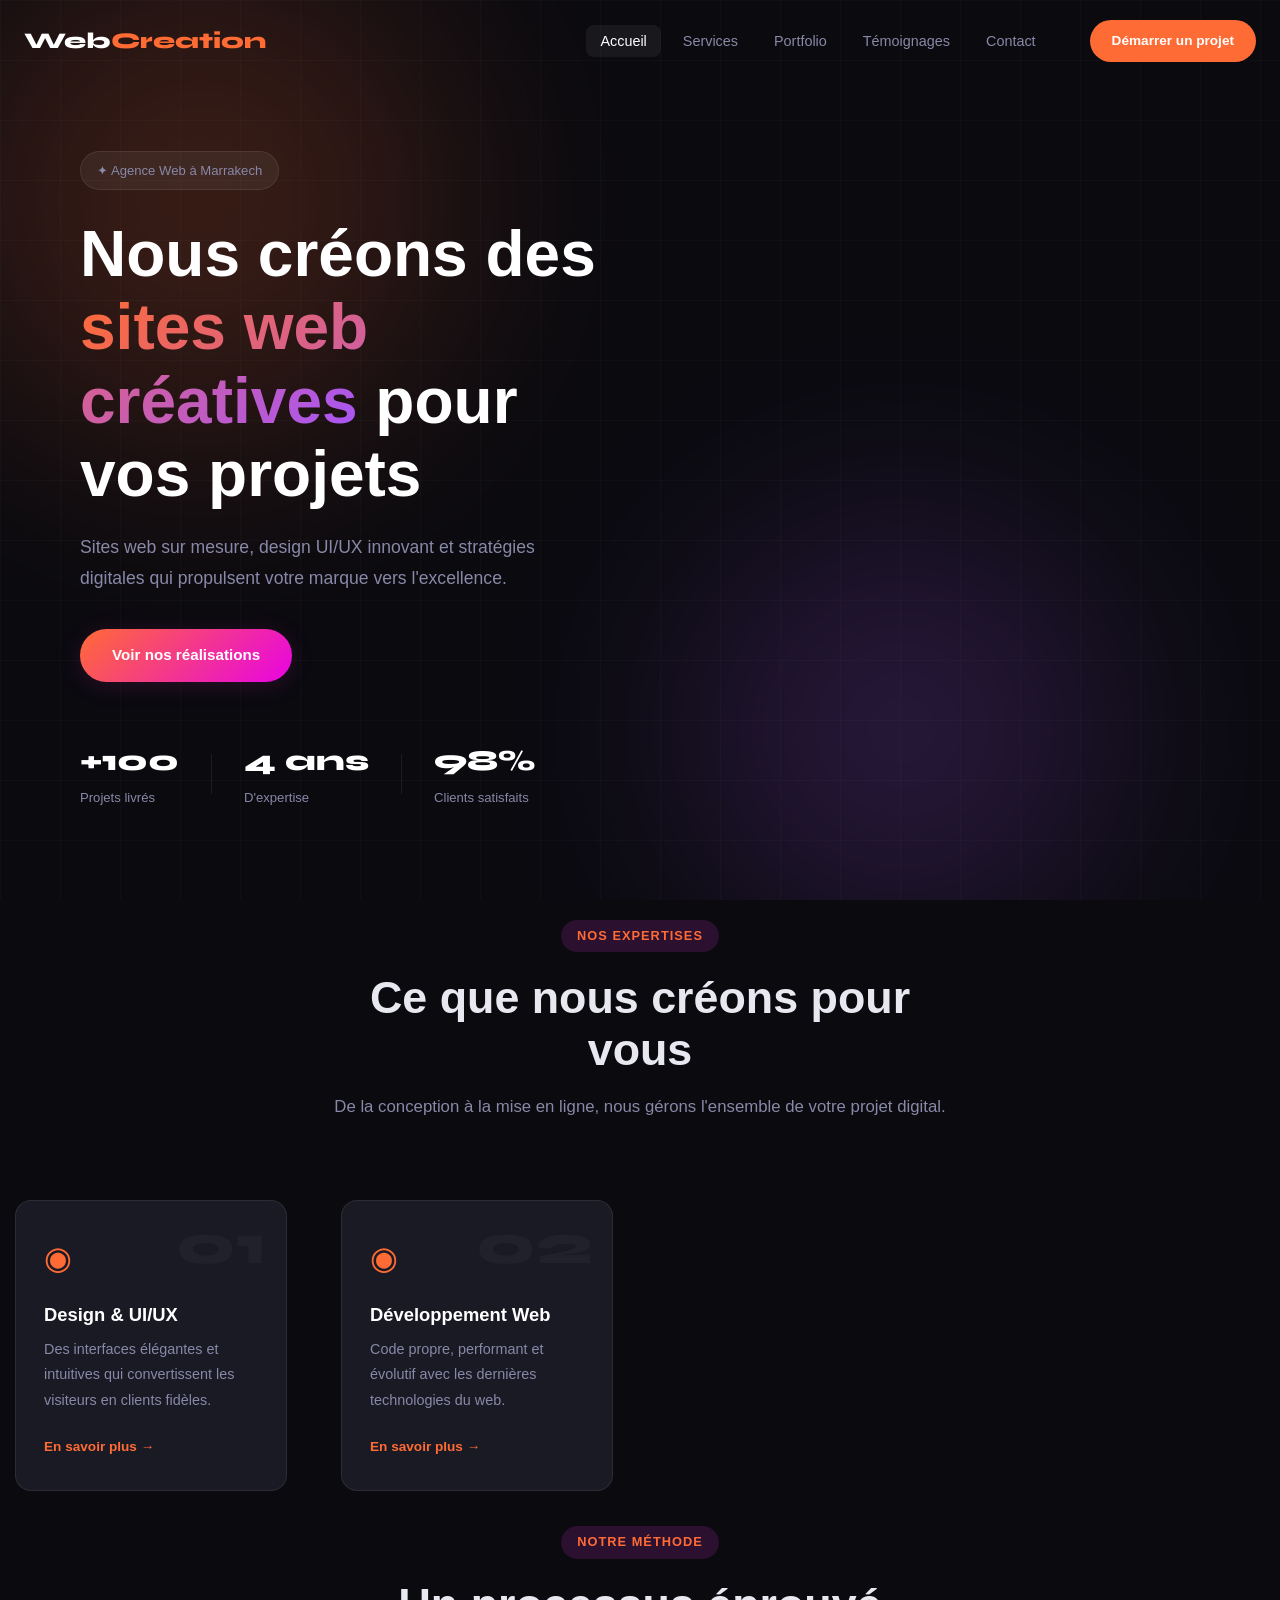
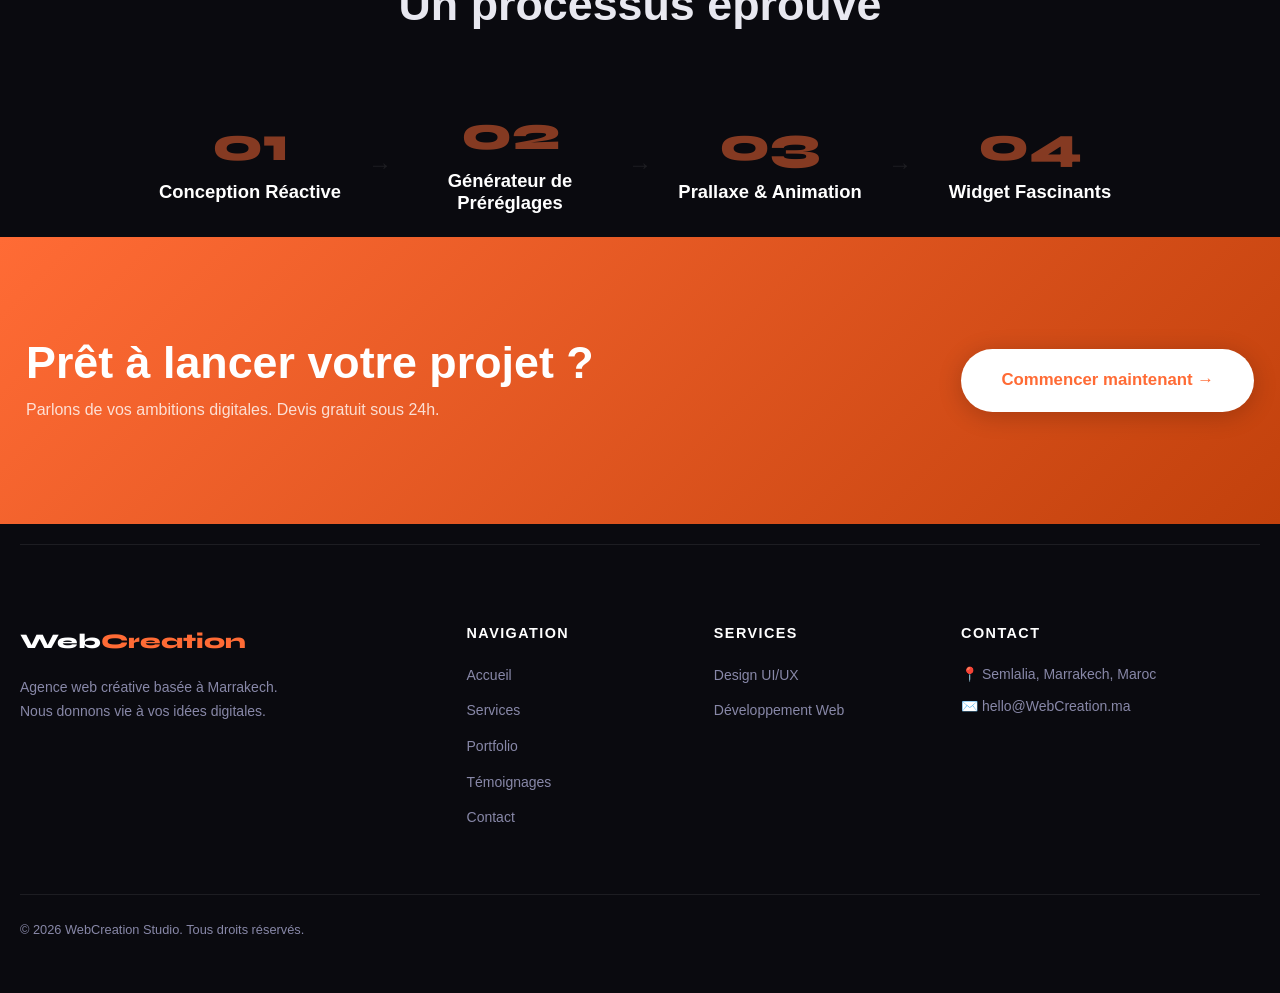
<file: index.html>
<!DOCTYPE html>
<html lang="fr">
<head>
  <meta charset="UTF-8" />
  <meta name="viewport" content="width=device-width, initial-scale=1.0"/>
  <title>WebCreation Studio – Agence Web Créative</title>
  <link rel="stylesheet" href="style.css"/>
  <link href="https://fonts.googleapis.com/css2?family=Syne:wght@400;600;700;800&family=DM+Sans:ital,wght@0,300;0,400;0,500;1,300&display=swap" rel="stylesheet"/>
</head>
<body>

<!-- NAV -->
<nav id="navbar">
  <div class="nav-inner">
    <a href="index.html" class="logo">Web<span>Creation</span></a>
    <button class="burger" id="burger" aria-label="Menu">
      <span></span><span></span><span></span>
    </button>
    <ul class="nav-links" id="nav-links">
      <li><a href="index.html" class="active">Accueil</a></li>
      <li><a href="services.html">Services</a></li>
      <li><a href="portfolio.html">Portfolio</a></li>
      <li><a href="temoignage.html">Témoignages</a></li>
      <li><a href="contact.html">Contact</a></li>
    </ul>
    <a href="contact.html" class="nav-cta">Démarrer un projet</a>
  </div>
</nav>

<!-- HERO -->
<section class="hero">
  <div class="hero-bg">
    <div class="blob blob1"></div>
    <div class="blob blob2"></div>
    <div class="grid-lines"></div>
  </div> 
  <div class="hero-content">
    <div class="hero-badge">✦ Agence Web à Marrakech</div>
    <h1 class="hero-title">
      Nous créons des 
      <span class="gradient-text">sites web créatives</span> 
       pour vos projets
    </h1>
    <p class="hero-sub">Sites web sur mesure, design UI/UX innovant et stratégies digitales qui propulsent votre marque vers l'excellence.</p>
    <div class="hero-btns">
      <a href="portfolio.html" class="btn-primary">Voir nos réalisations</a>
      
    </div>
    <div class="hero-stats">
      <div class="stat"><strong>+100</strong><span>Projets livrés</span></div>
      <div class="stat-divider"></div>
      <div class="stat"><strong>4 ans</strong><span>D'expertise</span></div>
      <div class="stat-divider"></div>
      <div class="stat"><strong>98%</strong><span>Clients satisfaits</span></div>
    </div>
  </div>
        
</section>




<!-- SERVICES PREVIEW -->
<section class="services-preview section-pad">
  <div class="container">
    <div class="section-header">
      <div class="section-tag">Nos expertises</div>
      <h2>Ce que nous créons pour vous</h2>
      <p>De la conception à la mise en ligne, nous gérons l'ensemble de votre projet digital.</p>
    </div>
    <div class="services-grid">
      <div class="service-card" data-index="01">
        <div class="service-icon">◉</div>
        <h3>Design & UI/UX</h3>
        <p>Des interfaces élégantes et intuitives qui convertissent les visiteurs en clients fidèles.</p>
        <a href="services.html" class="card-link">En savoir plus →</a>
      </div>
      <div class="service-card" data-index="02">
        <div class="service-icon">◉</div>
        <h3>Développement Web</h3>
        <p>Code propre, performant et évolutif avec les dernières technologies du web.</p>
        <a href="services.html" class="card-link">En savoir plus →</a>
      </div>
    </div>  
      
  </div>
</section>




<!-- PROCESS -->
<section class="process-section section-pad">
  <div class="container">
    <div class="section-header">
      <div class="section-tag">Notre méthode</div>
      <h2>Un processus éprouvé</h2>
    </div>
    <div class="process-steps">
      <div class="process-step">
        <div class="step-num">01</div>
        <h4>Conception Réactive</h4>
        
      </div>
      <div class="process-arrow">→</div>
      <div class="process-step">
        <div class="step-num">02</div>
        <h4>Générateur de Préréglages</h4>
        
      </div>
      <div class="process-arrow">→</div>
      <div class="process-step">
        <div class="step-num">03</div>
        <h4>Prallaxe & Animation</h4>
        
      </div>
      <div class="process-arrow">→</div>
      <div class="process-step">
        <div class="step-num">04</div>
        <h4>Widget  Fascinants</h4>
        
      </div>
    </div>
  </div>
</section>

<!-- CTA BAND -->
<section class="cta-band">
  <div class="container">
    <div class="cta-inner">
      <div>
        <h2>Prêt à lancer votre projet ?</h2>
        <p>Parlons de vos ambitions digitales. Devis gratuit sous 24h.</p>
      </div>
      <a href="contact.html" class="btn-primary large">Commencer maintenant →</a>
    </div>
  </div>
</section>

<!-- FOOTER -->
<footer class="footer">
  <div class="container">
    <div class="footer-grid">
      <div class="footer-brand">
        <a href="index.html" class="logo">Web<span>Creation</span></a>
        <p>Agence web créative basée à Marrakech. Nous donnons vie à vos idées digitales.</p>
      </div>
      <div class="footer-nav">
        <h5>Navigation</h5>
        <ul>
          <li><a href="index.html">Accueil</a></li>
          <li><a href="services.html">Services</a></li>
          <li><a href="portfolio.html">Portfolio</a></li>
          <li><a href="temoignage.html">Témoignages</a></li>
          <li><a href="contact.html">Contact</a></li>
        </ul>
      </div>
      <div class="footer-nav">
        <h5>Services</h5>
        <ul>
          <li><a href="services.html">Design UI/UX</a></li>
          <li><a href="services.html">Développement Web</a></li>
          
        </ul>
      </div>
      <div class="footer-contact">
        <h5>Contact</h5>
        <p>📍 Semlalia, Marrakech, Maroc</p>
        <p>✉️ hello@WebCreation.ma</p>
      </div>
    </div>
    <div class="footer-bottom">
      <p>&copy; 2026 WebCreation Studio. Tous droits réservés.</p>
      
    </div>
  </div>
</footer>

<script src="main.js"></script>
</body>
</html>
</file>
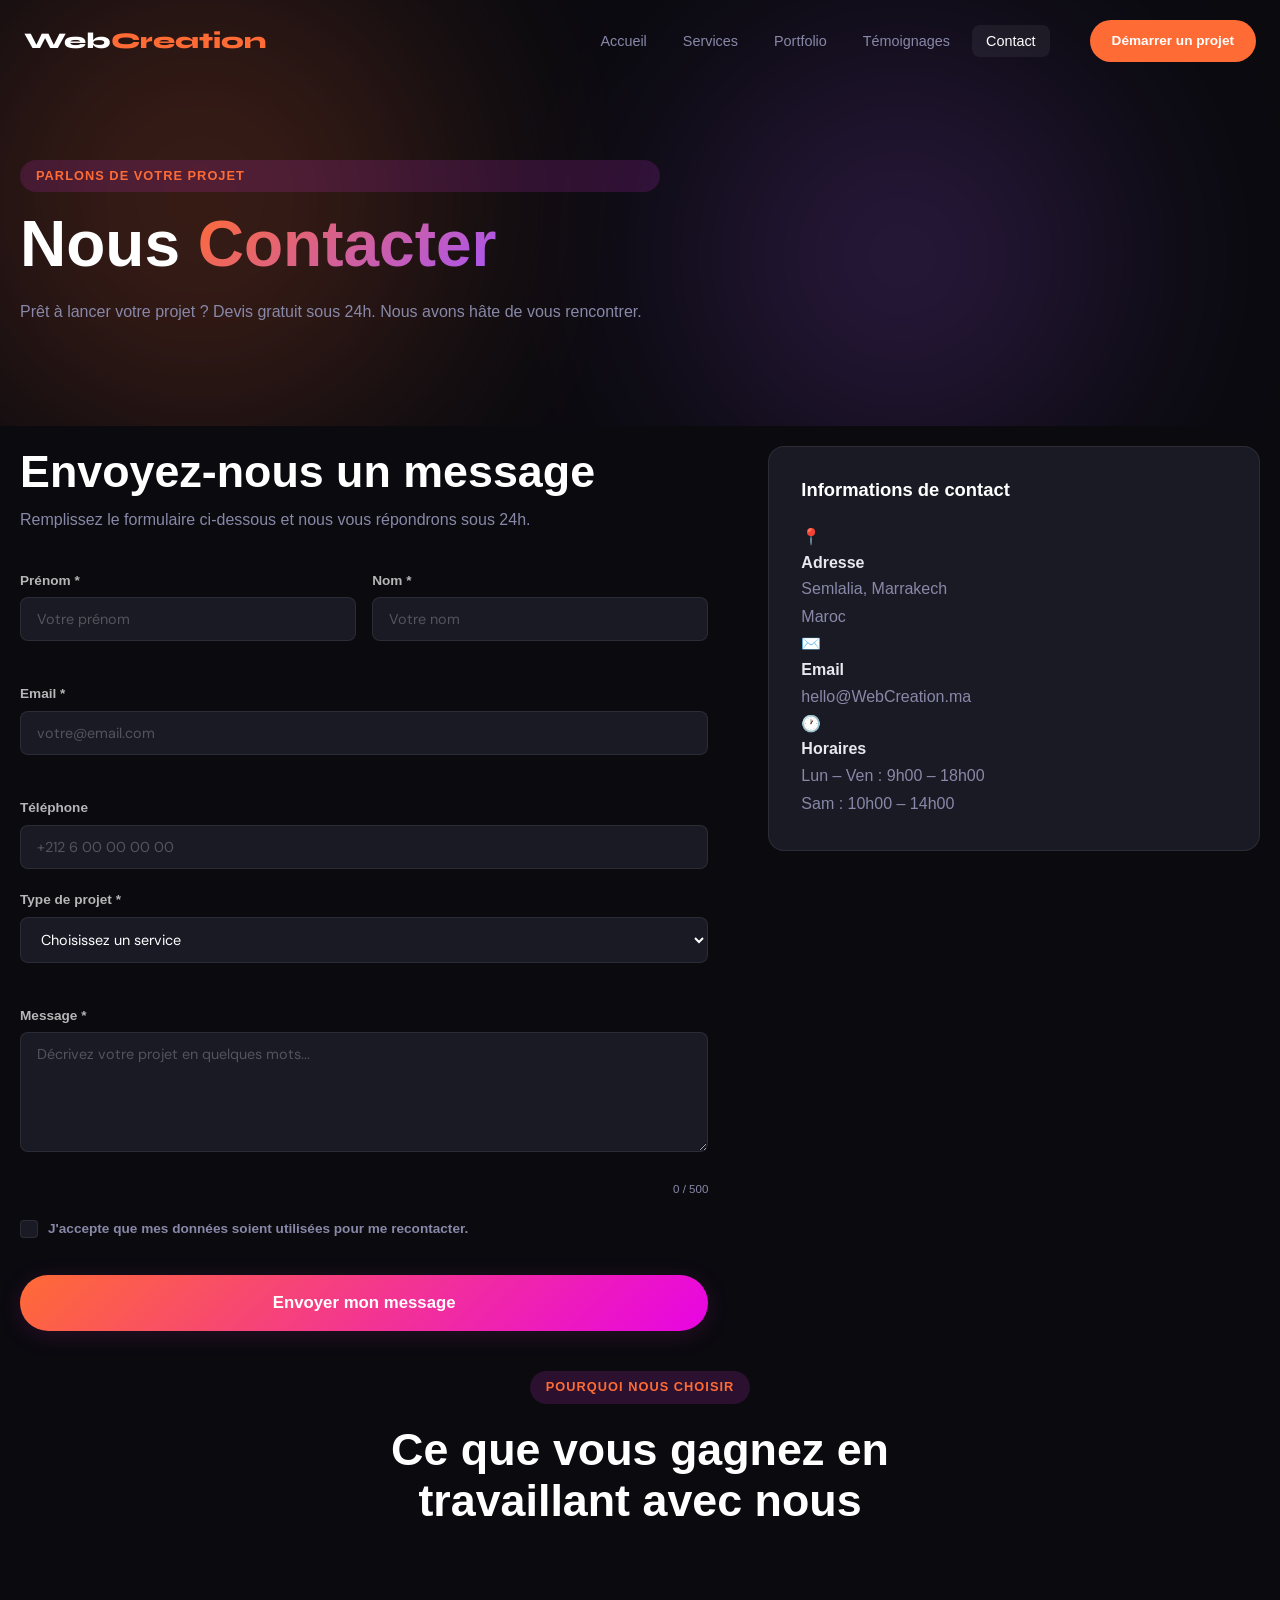
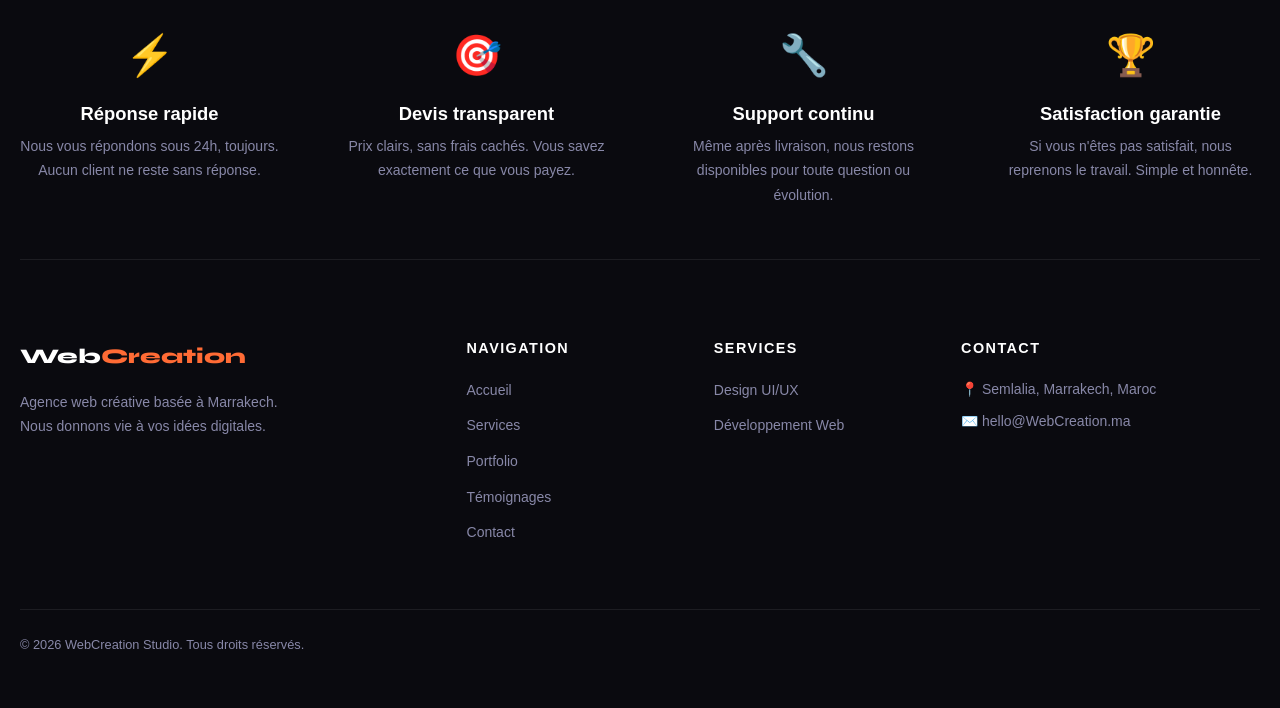
<file: contact.html>
<!DOCTYPE html>
<html lang="fr">
<head>
  <meta charset="UTF-8" />
  <meta name="viewport" content="width=device-width, initial-scale=1.0"/>
  <title>Contact – WebCreation Studio</title>
  <link rel="stylesheet" href="style.css"/>
  <link href="https://fonts.googleapis.com/css2?family=Syne:wght@400;600;700;800&family=DM+Sans:ital,wght@0,300;0,400;0,500;1,300&display=swap" rel="stylesheet"/>
</head>
<body>

<nav id="navbar">
  <div class="nav-inner">
    <a href="index.html" class="logo">Web<span>Creation</span></a>
    <button class="burger" id="burger" aria-label="Menu">
      <span></span><span></span><span></span>
    </button>
    <ul class="nav-links" id="nav-links">
      <li><a href="index.html">Accueil</a></li>
      <li><a href="services.html">Services</a></li>
      <li><a href="portfolio.html">Portfolio</a></li>
      <li><a href="temoignage.html">Témoignages</a></li>
      <li><a href="contact.html" class="active">Contact</a></li>
    </ul>
    <a href="contact.html" class="nav-cta">Démarrer un projet</a>
  </div>
</nav>

<!-- PAGE HERO -->
<section class="page-hero">
  <div class="page-hero-bg">
    <div class="blob blob1"></div>
    <div class="blob blob2"></div>
  </div>
  <div class="container">
    <div class="page-hero-content">
      <div class="section-tag">Parlons de votre projet</div>
      <h1>Nous <span class="gradient-text">Contacter</span></h1>
      <p>Prêt à lancer votre projet ? Devis gratuit sous 24h. Nous avons hâte de vous rencontrer.</p>
    </div>
  </div>
</section>

<!-- CONTACT SECTION -->
<section class="contact-section section-pad">
  <div class="container">
    <div class="contact-grid">

      <!-- FORM -->
      <div class="contact-form-wrap">
        <h2>Envoyez-nous un message</h2>
        <p>Remplissez le formulaire ci-dessous et nous vous répondrons sous 24h.</p>

        <form class="contact-form" id="contactForm" novalidate>
          <div class="form-row">
            <div class="form-group">
              <label for="firstName">Prénom *</label>
              <input type="text" id="firstName" name="firstName" placeholder="Votre prénom" required/>
              <span class="form-error" id="firstNameError"></span>
            </div>
            <div class="form-group">
              <label for="lastName">Nom *</label>
              <input type="text" id="lastName" name="lastName" placeholder="Votre nom" required/>
              <span class="form-error" id="lastNameError"></span>
            </div>
          </div>

          <div class="form-group">
            <label for="email">Email *</label>
            <input type="email" id="email" name="email" placeholder="votre@email.com" required/>
            <span class="form-error" id="emailError"></span>
          </div>

          <div class="form-group">
            <label for="phone">Téléphone</label>
            <input type="tel" id="phone" name="phone" placeholder="+212 6 00 00 00 00"/>
          </div>

          <div class="form-group">
            <label for="service">Type de projet *</label>
            <select id="service" name="service" required>
              <option value="" disabled selected>Choisissez un service</option>
              <option value="design">Design UI/UX</option>
              <option value="dev">Développement Web</option>
              <option value="other">Autre</option>
            </select>
            <span class="form-error" id="serviceError"></span>
          </div>


          <div class="form-group">
            <label for="message">Message *</label>
            <textarea id="message" name="message" rows="5" placeholder="Décrivez votre projet en quelques mots..." required></textarea>
            <span class="form-error" id="messageError"></span>
            <span class="char-count" id="charCount">0 / 500</span>
          </div>

          <div class="form-group checkbox-group">
            <label class="checkbox-label">
              <input type="checkbox" id="consent" name="consent" required/>
              <span class="checkmark"></span>
              J'accepte que mes données soient utilisées pour me recontacter.
            </label>
            <span class="form-error" id="consentError"></span>
          </div>

          <button type="submit" class="btn-primary large submit-btn" id="submitBtn">
            <span class="btn-text">Envoyer mon message</span>
            <span class="btn-spinner" id="btnSpinner">⟳</span>
          </button>
        </form>

        <div class="form-success" id="formSuccess">
          <div class="success-icon">✓</div>
          <h3>Message envoyé !</h3>
          <p>Merci pour votre message. Notre équipe vous contactera dans les prochaines 24 heures.</p>
          <a href="index.html" class="btn-primary">Retour à l'accueil</a>
        </div>
      </div>

      <!-- CONTACT INFO -->
      <div class="contact-info">
        <div class="contact-info-card">
          <h3>Informations de contact</h3>
          <div class="contact-detail">
            <div class="contact-detail-icon">📍</div>
            <div>
              <strong>Adresse</strong>
              <p>Semlalia, Marrakech<br/>Maroc</p>
            </div>
          </div>
          
          <div class="contact-detail">
            <div class="contact-detail-icon">✉️</div>
            <div>
              <strong>Email</strong>
              <p><a href="mailto:hello@WebCreation.ma">hello@WebCreation.ma</a></p>
            </div>
          </div>
          <div class="contact-detail">
            <div class="contact-detail-icon">🕐</div>
            <div>
              <strong>Horaires</strong>
              <p>Lun – Ven : 9h00 – 18h00<br/>Sam : 10h00 – 14h00</p>
            </div>
          </div>
        </div>  
      </div>
    </div>
  </div>
</section>

<!-- WHY US -->
<section class="why-section dark-section section-pad">
  <div class="container">
    <div class="section-header light">
      <div class="section-tag">Pourquoi nous choisir</div>
      <h2>Ce que vous gagnez en travaillant avec nous</h2>
    </div>
    <div class="why-grid">
      <div class="why-item">
        <div class="why-icon">⚡</div>
        <h4>Réponse rapide</h4>
        <p>Nous vous répondons sous 24h, toujours. Aucun client ne reste sans réponse.</p>
      </div>
      <div class="why-item">
        <div class="why-icon">🎯</div>
        <h4>Devis transparent</h4>
        <p>Prix clairs, sans frais cachés. Vous savez exactement ce que vous payez.</p>
      </div>
      <div class="why-item">
        <div class="why-icon">🔧</div>
        <h4>Support continu</h4>
        <p>Même après livraison, nous restons disponibles pour toute question ou évolution.</p>
      </div>
      <div class="why-item">
        <div class="why-icon">🏆</div>
        <h4>Satisfaction garantie</h4>
        <p>Si vous n'êtes pas satisfait, nous reprenons le travail. Simple et honnête.</p>
      </div>
    </div>
  </div>
</section>

<footer class="footer">
  <div class="container">
    <div class="footer-grid">
      <div class="footer-brand">
        <a href="index.html" class="logo">Web<span>Creation</span></a>
        <p>Agence web créative basée à Marrakech. Nous donnons vie à vos idées digitales.</p>
      </div>
      <div class="footer-nav">
        <h5>Navigation</h5>
        <ul>
          <li><a href="index.html">Accueil</a></li>
          <li><a href="services.html">Services</a></li>
          <li><a href="portfolio.html">Portfolio</a></li>
          <li><a href="temoignage.html">Témoignages</a></li>
          <li><a href="contact.html">Contact</a></li>
        </ul>
      </div>
      <div class="footer-nav">
        <h5>Services</h5>
        <ul>
          <li><a href="services.html">Design UI/UX</a></li>
          <li><a href="services.html">Développement Web</a></li>
        </ul>
      </div>
      <div class="footer-contact">
        <h5>Contact</h5>
        <p>📍 Semlalia, Marrakech, Maroc</p>
        <p>✉️ hello@WebCreation.ma</p>
      </div>
    </div>
    <div class="footer-bottom">
      <p>&copy;  2026 WebCreation Studio. Tous droits réservés.</p>
      
    </div>
  </div>
</footer>

<script src="main.js"></script>
</body>
</html>
</file>
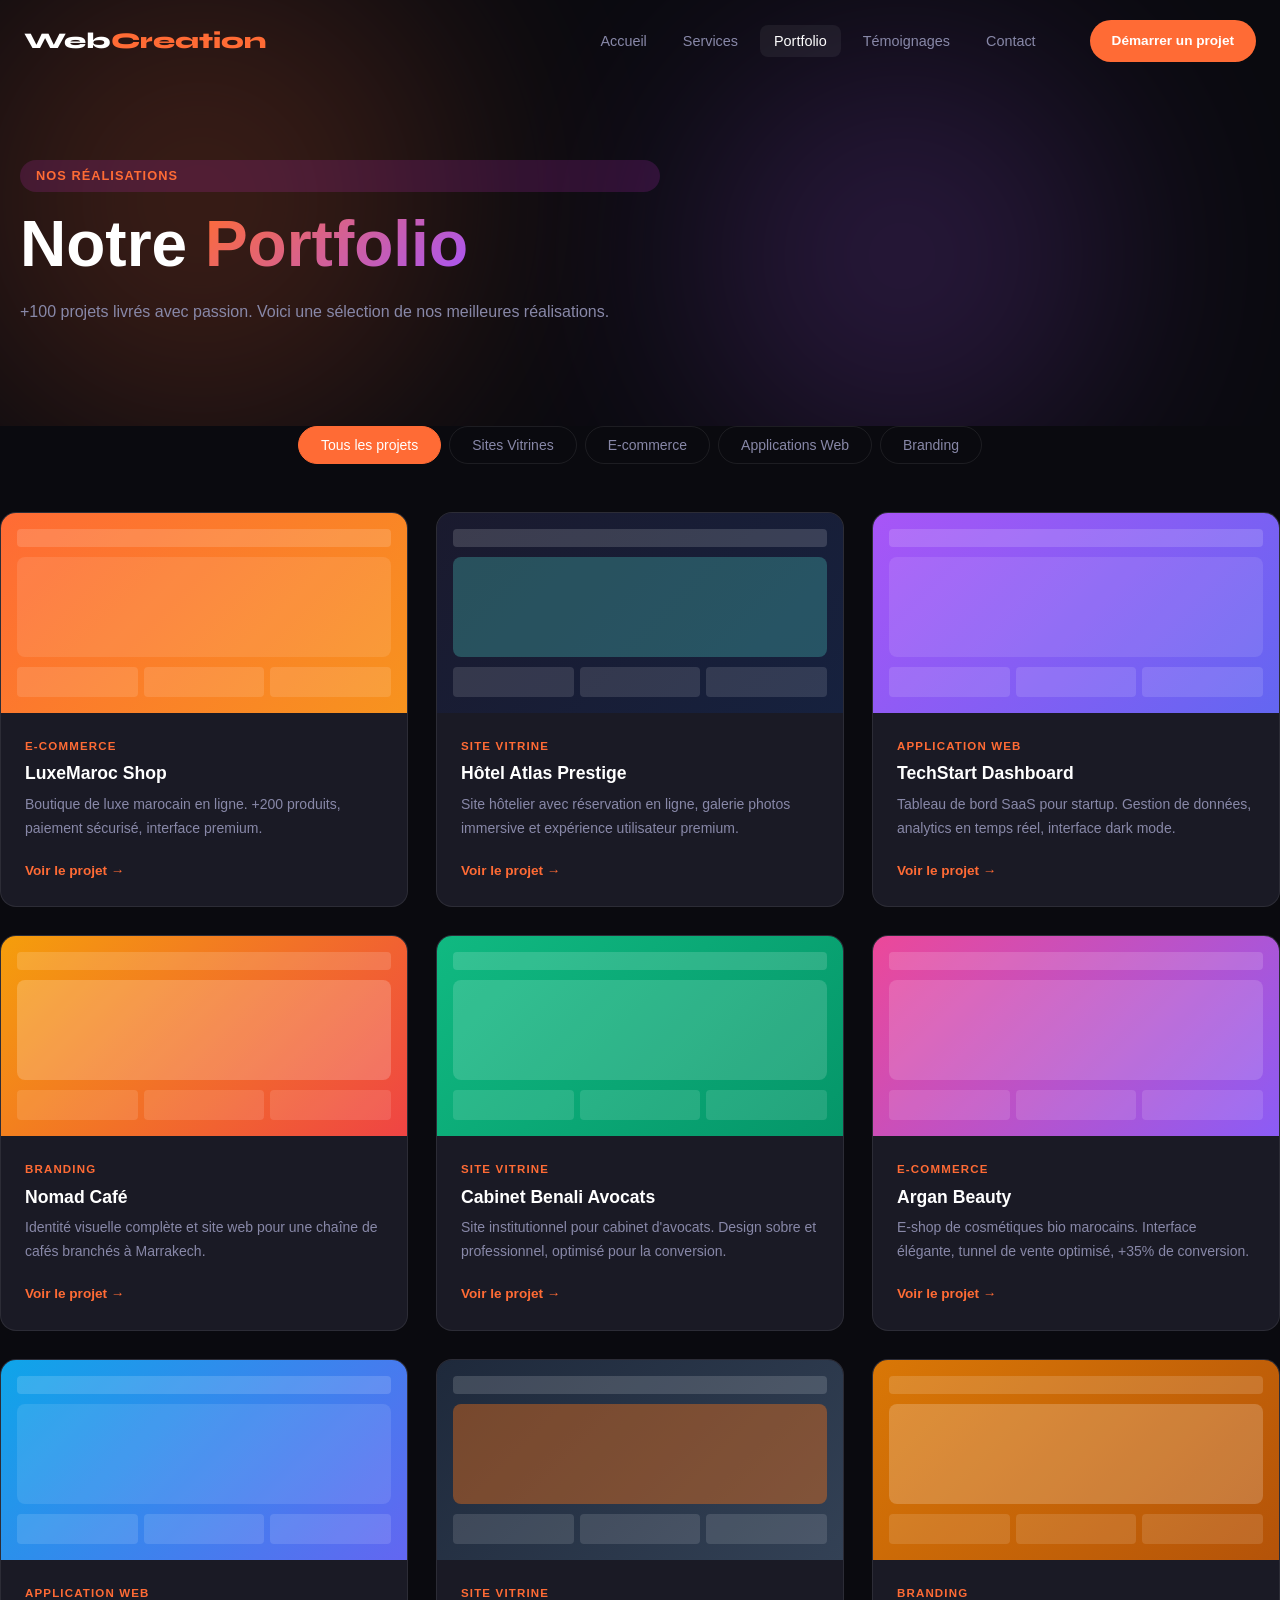
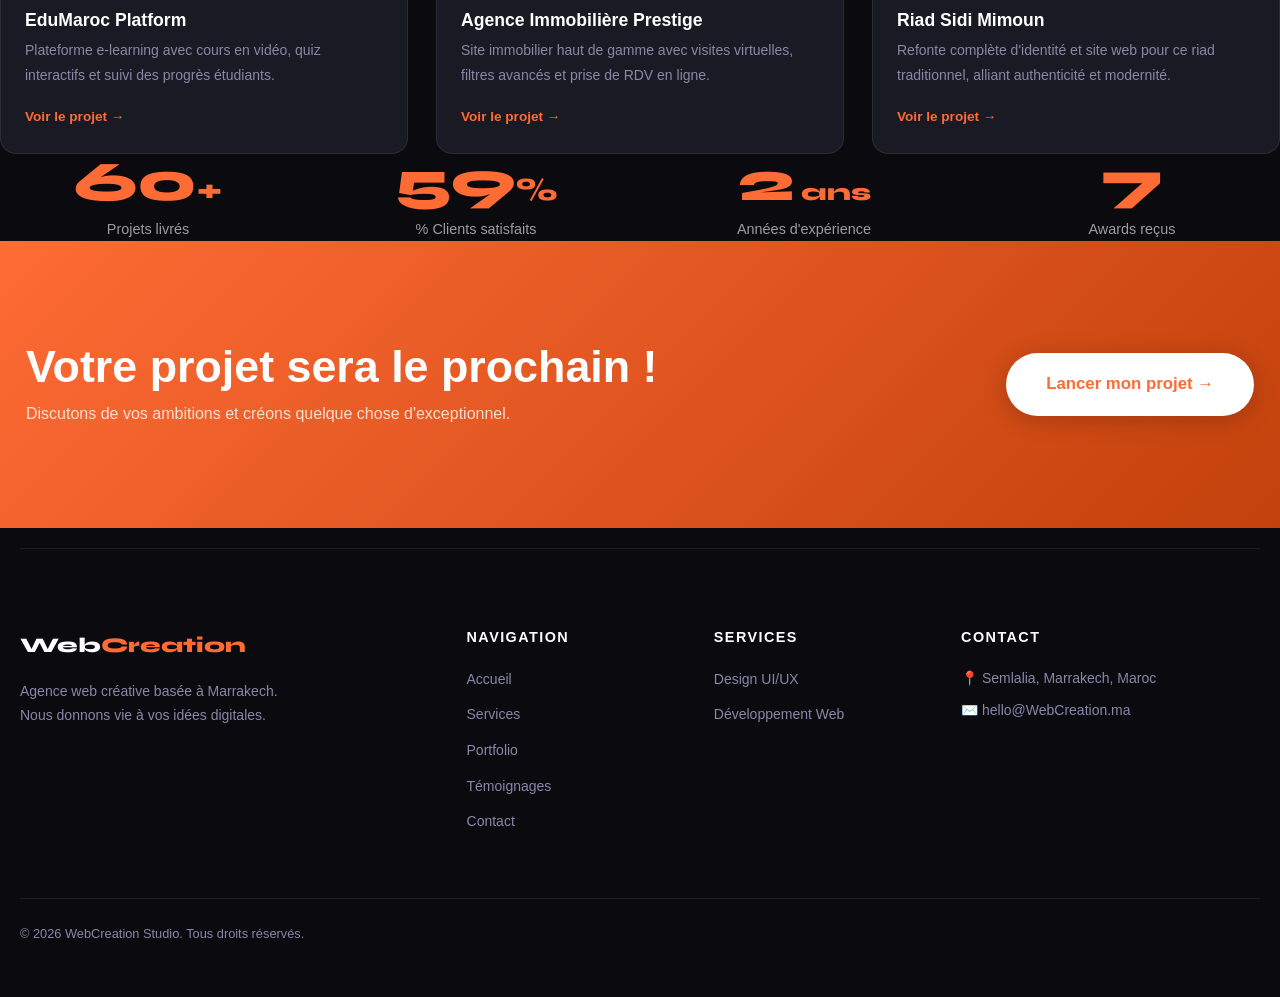
<file: portfolio.html>
<!DOCTYPE html>
<html lang="fr">
<head>
  <meta charset="UTF-8" />
  <meta name="viewport" content="width=device-width, initial-scale=1.0"/>
  <title>Portfolio – WebCreation Studio</title>
  <link rel="stylesheet" href="style.css"/>
  <link href="https://fonts.googleapis.com/css2?family=Syne:wght@400;600;700;800&family=DM+Sans:ital,wght@0,300;0,400;0,500;1,300&display=swap" rel="stylesheet"/>
</head>
<body>

<nav id="navbar">
  <div class="nav-inner">
    <a href="index.html" class="logo">Web<span>Creation</span></a>
    <button class="burger" id="burger" aria-label="Menu">
      <span></span><span></span><span></span>
    </button>
    <ul class="nav-links" id="nav-links">
      <li><a href="index.html">Accueil</a></li>
      <li><a href="services.html">Services</a></li>
      <li><a href="portfolio.html" class="active">Portfolio</a></li>
      <li><a href="temoignage.html">Témoignages</a></li>
      <li><a href="contact.html">Contact</a></li>
    </ul>
    <a href="contact.html" class="nav-cta">Démarrer un projet</a>
  </div>
</nav>

<!-- PAGE HERO -->
<section class="page-hero">
  <div class="page-hero-bg">
    <div class="blob blob1"></div>
    <div class="blob blob2"></div>
  </div>
  <div class="container">
    <div class="page-hero-content">
      <div class="section-tag">Nos réalisations</div>
      <h1>Notre <span class="gradient-text">Portfolio</span></h1>
      <p>+100 projets livrés avec passion. Voici une sélection de nos meilleures réalisations.</p>
    </div>
  </div>
</section>

<!-- FILTER -->
<section class="portfolio-section section-pad">
  <div class="container">
    <div class="portfolio-filters" id="portfolioFilters">
      <button class="filter-btn active" data-filter="all">Tous les projets</button>
      <button class="filter-btn" data-filter="vitrine">Sites Vitrines</button>
      <button class="filter-btn" data-filter="ecommerce">E-commerce</button>
      <button class="filter-btn" data-filter="app">Applications Web</button>
      <button class="filter-btn" data-filter="branding">Branding</button>
    </div>

    <div class="portfolio-grid" id="portfolioGrid">

      <div class="port-card" data-category="ecommerce">
        <div class="port-visual" style="background: linear-gradient(135deg, #FF6B35 0%, #f7931e 100%)">
          <div class="port-visual-inner">
            <div class="pv-nav"></div>
            <div class="pv-hero"></div>
            <div class="pv-grid">
              <div></div><div></div><div></div>
            </div>
          </div>
        </div>
        <div class="port-info">
          <span class="port-cat">E-commerce</span>
          <h3>LuxeMaroc Shop</h3>
          <p>Boutique de luxe marocain en ligne. +200 produits, paiement sécurisé, interface premium.</p>
          <a href="#" class="port-link">Voir le projet →</a>
        </div>
      </div>

      <div class="port-card" data-category="vitrine">
        <div class="port-visual" style="background: linear-gradient(135deg, #1a1a2e 0%, #16213e 100%)">
          <div class="port-visual-inner">
            <div class="pv-nav"></div>
            <div class="pv-hero" style="background:rgba(78,205,196,0.3)"></div>
            <div class="pv-grid">
              <div></div><div></div><div></div>
            </div>
          </div>
        </div>
        <div class="port-info">
          <span class="port-cat">Site Vitrine</span>
          <h3>Hôtel Atlas Prestige</h3>
          <p>Site hôtelier avec réservation en ligne, galerie photos immersive et expérience utilisateur premium.</p>
          <a href="#" class="port-link">Voir le projet →</a>
        </div>
      </div>

      <div class="port-card" data-category="app">
        <div class="port-visual" style="background: linear-gradient(135deg, #A855F7 0%, #6366f1 100%)">
          <div class="port-visual-inner">
            <div class="pv-nav"></div>
            <div class="pv-hero" style="background:rgba(255,255,255,0.1)"></div>
            <div class="pv-grid">
              <div></div><div></div><div></div>
            </div>
          </div>
        </div>
        <div class="port-info">
          <span class="port-cat">Application Web</span>
          <h3>TechStart Dashboard</h3>
          <p>Tableau de bord SaaS pour startup. Gestion de données, analytics en temps réel, interface dark mode.</p>
          <a href="#" class="port-link">Voir le projet →</a>
        </div>
      </div>

      <div class="port-card" data-category="branding">
        <div class="port-visual" style="background: linear-gradient(135deg, #F59E0B 0%, #ef4444 100%)">
          <div class="port-visual-inner">
            <div class="pv-nav"></div>
            <div class="pv-hero" style="background:rgba(255,255,255,0.2)"></div>
            <div class="pv-grid">
              <div></div><div></div><div></div>
            </div>
          </div>
        </div>
        <div class="port-info">
          <span class="port-cat">Branding</span>
          <h3>Nomad Café</h3>
          <p>Identité visuelle complète et site web pour une chaîne de cafés branchés à Marrakech.</p>
          <a href="#" class="port-link">Voir le projet →</a>
        </div>
      </div>

      <div class="port-card" data-category="vitrine">
        <div class="port-visual" style="background: linear-gradient(135deg, #10b981 0%, #059669 100%)">
          <div class="port-visual-inner">
            <div class="pv-nav"></div>
            <div class="pv-hero" style="background:rgba(255,255,255,0.15)"></div>
            <div class="pv-grid">
              <div></div><div></div><div></div>
            </div>
          </div>
        </div>
        <div class="port-info">
          <span class="port-cat">Site Vitrine</span>
          <h3>Cabinet Benali Avocats</h3>
          <p>Site institutionnel pour cabinet d'avocats. Design sobre et professionnel, optimisé pour la conversion.</p>
          <a href="#" class="port-link">Voir le projet →</a>
        </div>
      </div>

      <div class="port-card" data-category="ecommerce">
        <div class="port-visual" style="background: linear-gradient(135deg, #ec4899 0%, #8b5cf6 100%)">
          <div class="port-visual-inner">
            <div class="pv-nav"></div>
            <div class="pv-hero" style="background:rgba(255,255,255,0.15)"></div>
            <div class="pv-grid">
              <div></div><div></div><div></div>
            </div>
          </div>
        </div>
        <div class="port-info">
          <span class="port-cat">E-commerce</span>
          <h3>Argan Beauty</h3>
          <p>E-shop de cosmétiques bio marocains. Interface élégante, tunnel de vente optimisé, +35% de conversion.</p>
          <a href="#" class="port-link">Voir le projet →</a>
        </div>
      </div>

      <div class="port-card" data-category="app">
        <div class="port-visual" style="background: linear-gradient(135deg, #0ea5e9 0%, #6366f1 100%)">
          <div class="port-visual-inner">
            <div class="pv-nav"></div>
            <div class="pv-hero" style="background:rgba(255,255,255,0.1)"></div>
            <div class="pv-grid">
              <div></div><div></div><div></div>
            </div>
          </div>
        </div>
        <div class="port-info">
          <span class="port-cat">Application Web</span>
          <h3>EduMaroc Platform</h3>
          <p>Plateforme e-learning avec cours en vidéo, quiz interactifs et suivi des progrès étudiants.</p>
          <a href="#" class="port-link">Voir le projet →</a>
        </div>
      </div>

      <div class="port-card" data-category="vitrine">
        <div class="port-visual" style="background: linear-gradient(135deg, #1e293b 0%, #334155 100%)">
          <div class="port-visual-inner">
            <div class="pv-nav"></div>
            <div class="pv-hero" style="background:rgba(249,115,22,0.4)"></div>
            <div class="pv-grid">
              <div></div><div></div><div></div>
            </div>
          </div>
        </div>
        <div class="port-info">
          <span class="port-cat">Site Vitrine</span>
          <h3>Agence Immobilière Prestige</h3>
          <p>Site immobilier haut de gamme avec visites virtuelles, filtres avancés et prise de RDV en ligne.</p>
          <a href="#" class="port-link">Voir le projet →</a>
        </div>
      </div>

      <div class="port-card" data-category="branding">
        <div class="port-visual" style="background: linear-gradient(135deg, #d97706 0%, #b45309 100%)">
          <div class="port-visual-inner">
            <div class="pv-nav"></div>
            <div class="pv-hero" style="background:rgba(255,255,255,0.2)"></div>
            <div class="pv-grid">
              <div></div><div></div><div></div>
            </div>
          </div>
        </div>
        <div class="port-info">
          <span class="port-cat">Branding</span>
          <h3>Riad Sidi Mimoun</h3>
          <p>Refonte complète d'identité et site web pour ce riad traditionnel, alliant authenticité et modernité.</p>
          <a href="#" class="port-link">Voir le projet →</a>
        </div>
      </div>

    </div>
  </div>
</section>

<!-- STATS -->
<section class="stats-section dark-section section-pad">
  <div class="container">
    <div class="stats-grid">
      <div class="stat-block">
        <div class="stat-num" data-target="100">0</div>
        <div class="stat-label">Projets livrés</div>
      </div>
      <div class="stat-block">
        <div class="stat-num" data-target="98">0</div>
        <div class="stat-label">% Clients satisfaits</div>
      </div>
      <div class="stat-block">
        <div class="stat-num" data-target="4">0</div>
        <div class="stat-label">Années d'expérience</div>
      </div>
      <div class="stat-block">
        <div class="stat-num" data-target="12">0</div>
        <div class="stat-label">Awards reçus</div>
      </div>
    </div>
  </div>
</section>

<section class="cta-band">
  <div class="container">
    <div class="cta-inner">
      <div>
        <h2>Votre projet sera le prochain !</h2>
        <p>Discutons de vos ambitions et créons quelque chose d'exceptionnel.</p>
      </div>
      <a href="contact.html" class="btn-primary large">Lancer mon projet →</a>
    </div>
  </div>
</section>

<footer class="footer">
  <div class="container">
    <div class="footer-grid">
      <div class="footer-brand">
        <a href="index.html" class="logo">Web<span>Creation</span></a>
        <p>Agence web créative basée à Marrakech. Nous donnons vie à vos idées digitales.</p>
        
      </div>
      <div class="footer-nav">
        <h5>Navigation</h5>
        <ul>
          <li><a href="index.html">Accueil</a></li>
          <li><a href="services.html">Services</a></li>
          <li><a href="portfolio.html">Portfolio</a></li>
          <li><a href="temoignage.html">Témoignages</a></li>
          <li><a href="contact.html">Contact</a></li>
        </ul>
      </div>
      <div class="footer-nav">
        <h5>Services</h5>
        <ul>
          <li><a href="services.html">Design UI/UX</a></li>
          <li><a href="services.html">Développement Web</a></li>
        </ul>
      </div>
      <div class="footer-contact">
        <h5>Contact</h5>
        <p>📍 Semlalia, Marrakech, Maroc</p>
        <p>✉️ hello@WebCreation.ma</p>
      </div>
    </div>
    <div class="footer-bottom">
      <p>&copy; 2026 WebCreation  Studio. Tous droits réservés.</p>
      
    </div>
  </div>
</footer>

<script src="main.js"></script>
</body>
</html>
</file>
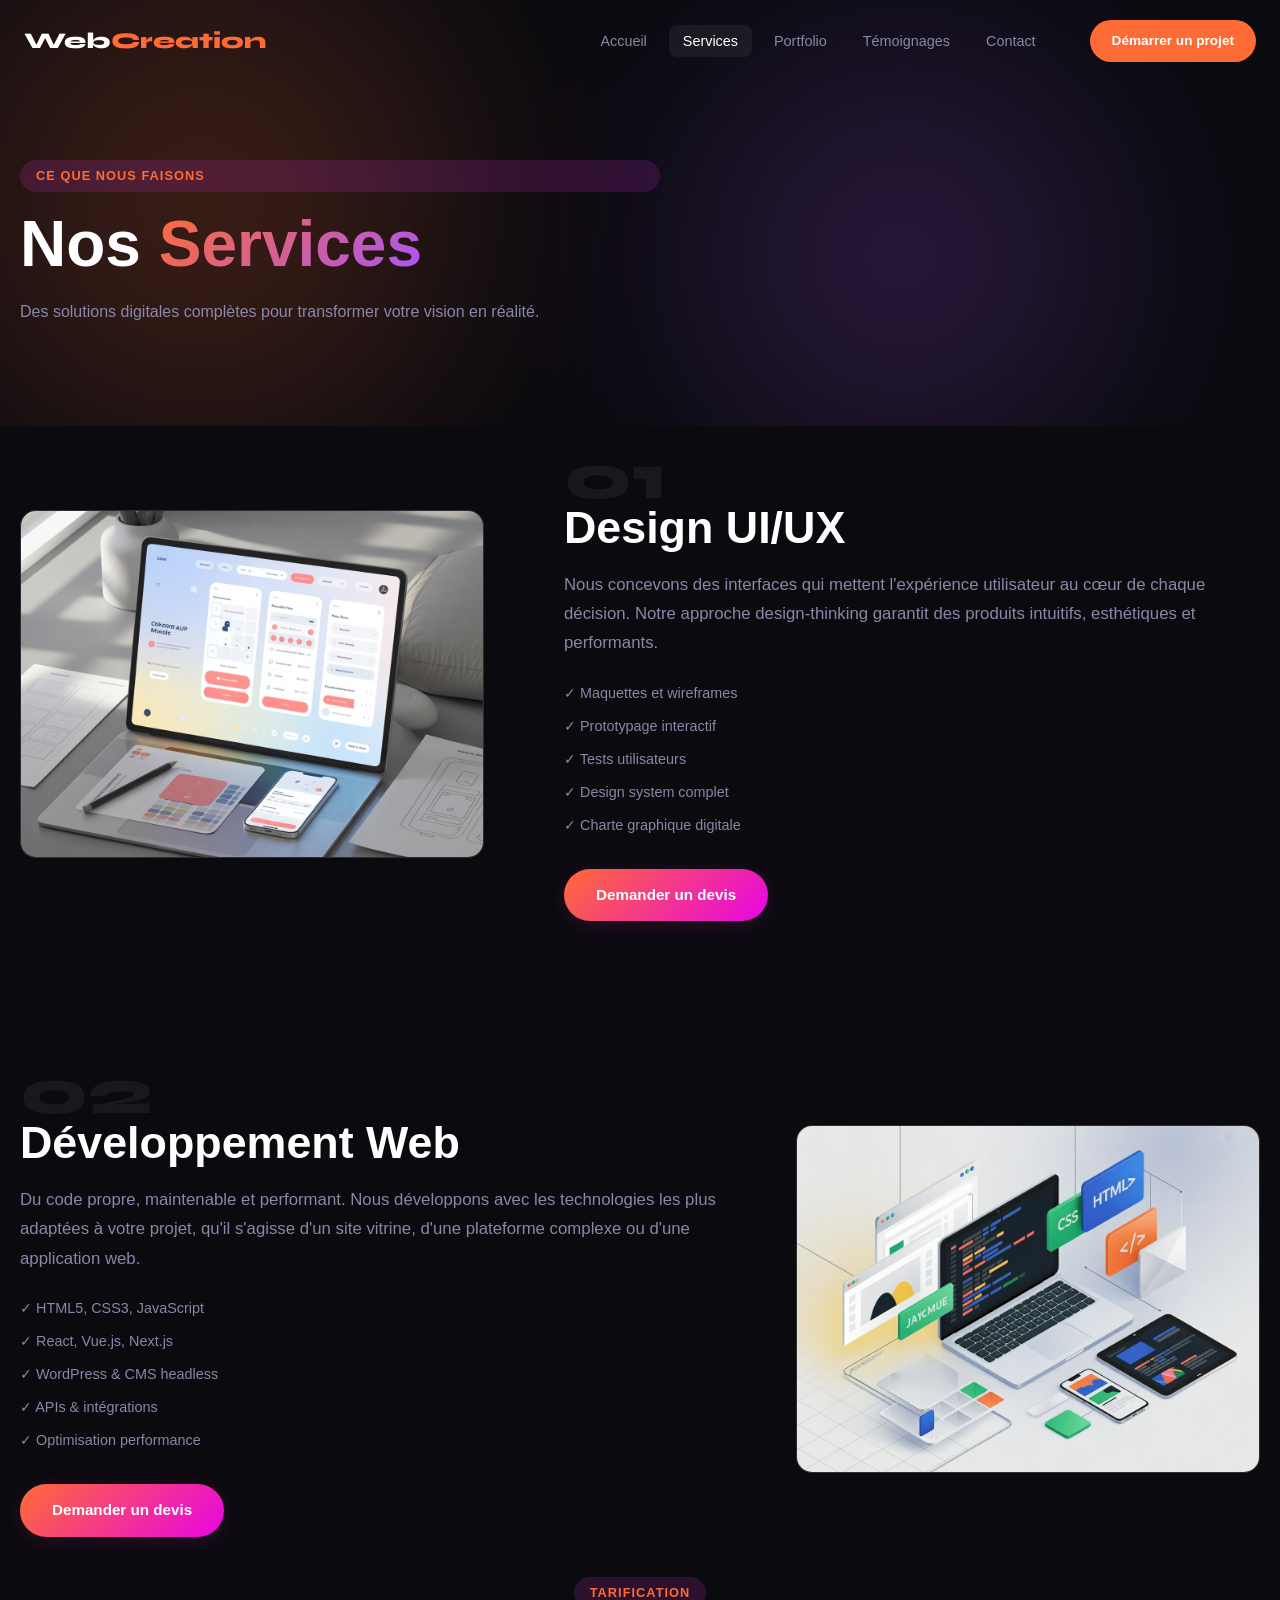
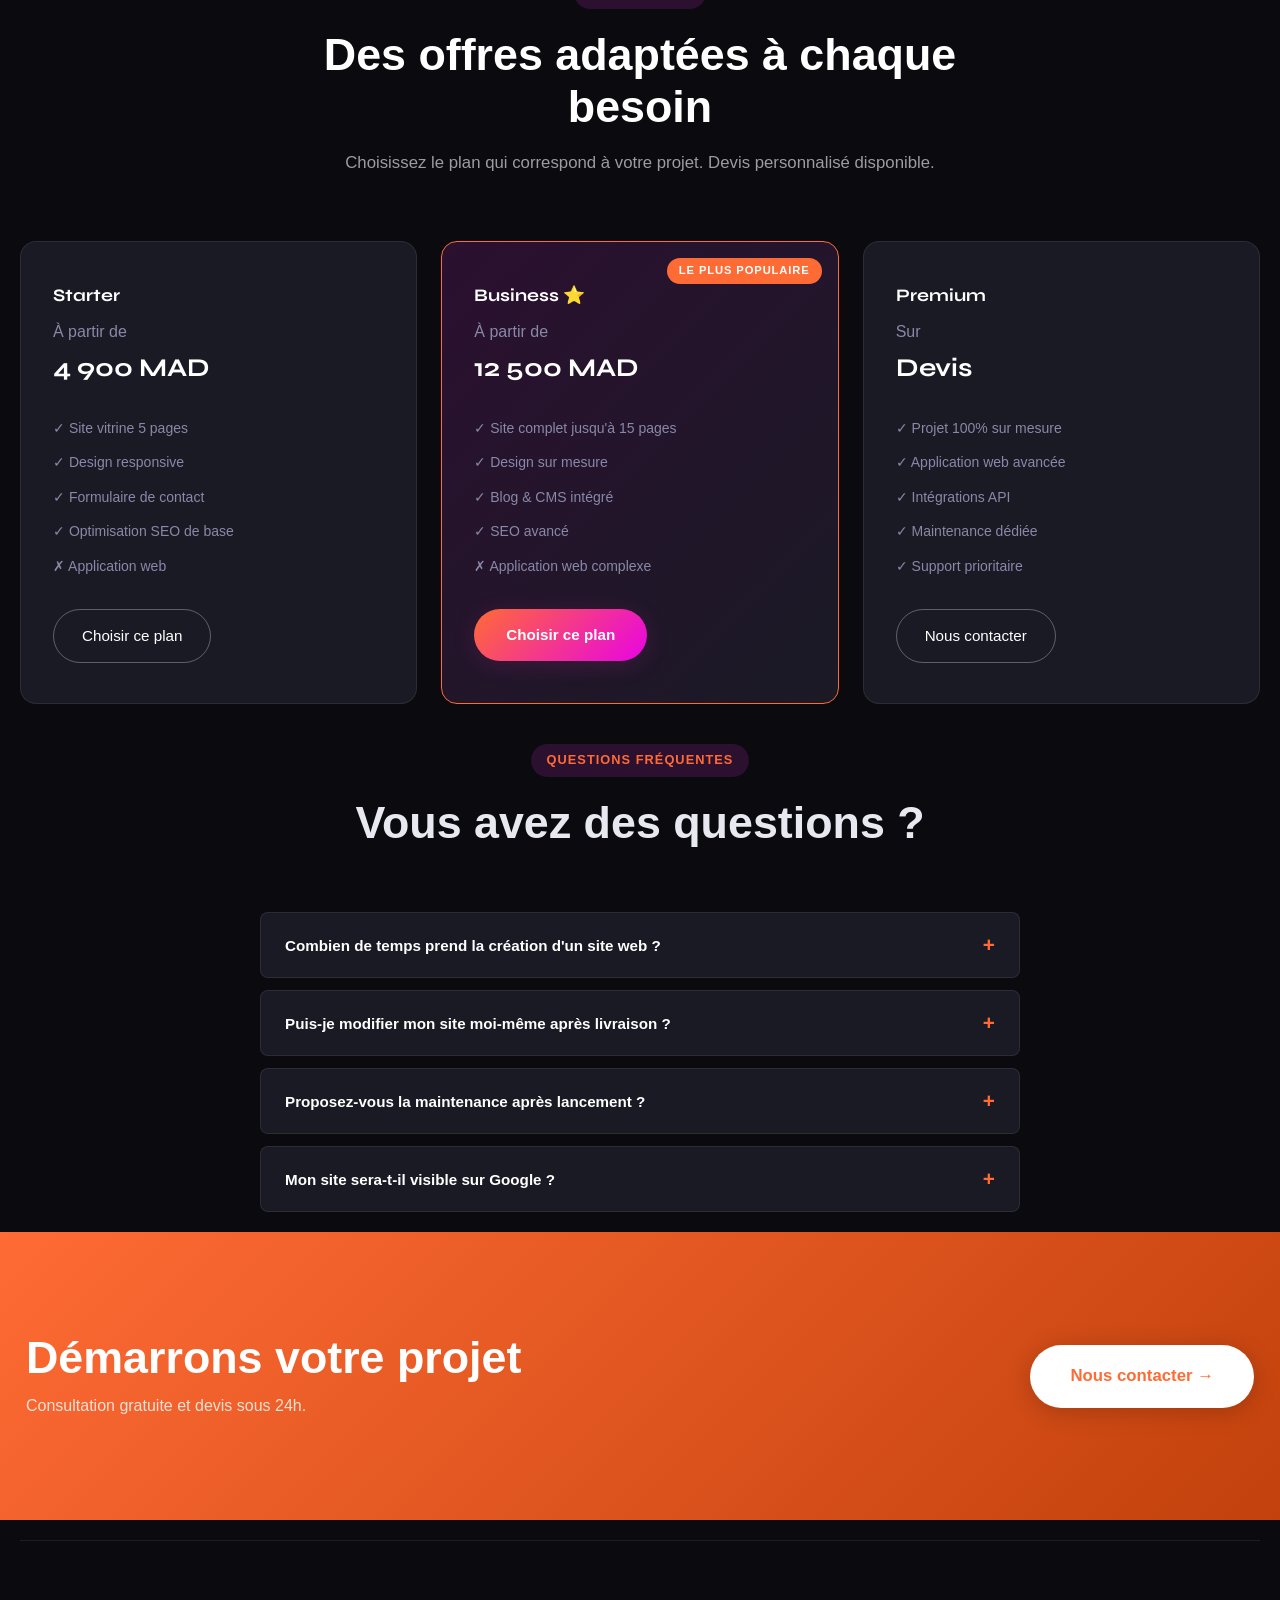
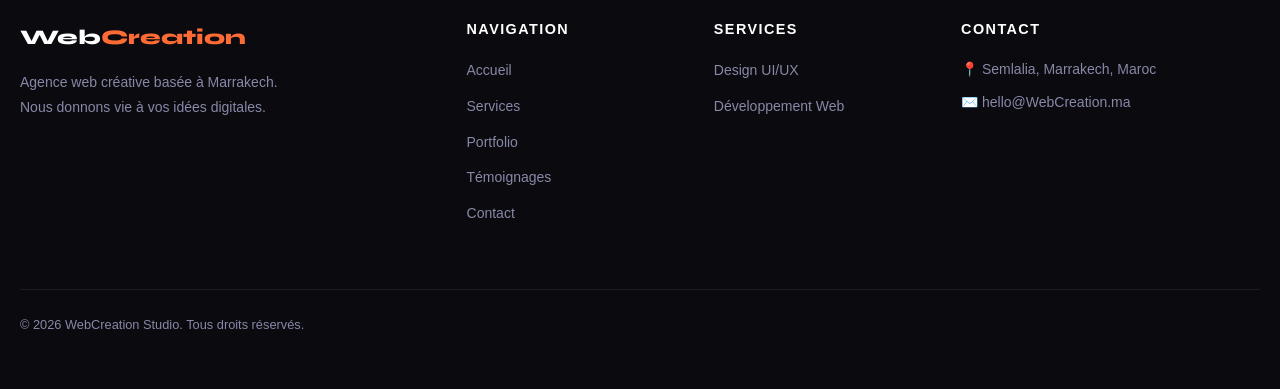
<file: services.html>
<!DOCTYPE html>
<html lang="fr">
<head>
  <meta charset="UTF-8" />
  <meta name="viewport" content="width=device-width, initial-scale=1.0"/>
  <title>Services – WebCreation Studio</title>
  <link rel="stylesheet" href="style.css"/>
  <link href="https://fonts.googleapis.com/css2?family=Syne:wght@400;600;700;800&family=DM+Sans:ital,wght@0,300;0,400;0,500;1,300&display=swap" rel="stylesheet"/>
</head>
<body>

<nav id="navbar">
  <div class="nav-inner">
    <a href="index.html" class="logo">Web<span>Creation</span></a>
    <button class="burger" id="burger" aria-label="Menu">
      <span></span><span></span><span></span>
    </button>
    <ul class="nav-links" id="nav-links">
      <li><a href="index.html">Accueil</a></li>
      <li><a href="services.html" class="active">Services</a></li>
      <li><a href="portfolio.html">Portfolio</a></li>
      <li><a href="temoignage.html">Témoignages</a></li>
      <li><a href="contact.html">Contact</a></li>
    </ul>
    <a href="contact.html" class="nav-cta">Démarrer un projet</a>
  </div>
</nav>

<!-- PAGE HERO -->
<section class="page-hero">
  <div class="page-hero-bg">
    <div class="blob blob1"></div>
    <div class="blob blob2"></div>
  </div>
  <div class="container">
    <div class="page-hero-content">
      <div class="section-tag">Ce que nous faisons</div>
      <h1>Nos <span class="gradient-text">Services</span></h1>
      <p>Des solutions digitales complètes pour transformer votre vision en réalité.</p>
    </div>
  </div>
</section>

<!-- MAIN SERVICES -->
<section class="section-pad">
  <div class="container">
    <div class="services-list">

      <div class="service-block" id="design">
        <div class="service-block-visual" style="--accent:#FF6B35">
          <div class="service-block-img">
            <img src="images/img1.jpeg">
          </div>
          <div class="service-block-deco"></div>
        </div>
        <div class="service-block-content">
          <span class="service-num">01</span>
          <h2>Design UI/UX</h2>
          <p>Nous concevons des interfaces qui mettent l'expérience utilisateur au cœur de chaque décision. Notre approche design-thinking garantit des produits intuitifs, esthétiques et performants.</p>
          <ul class="service-features">
            <li>✓ Maquettes et wireframes</li>
            <li>✓ Prototypage interactif</li>
            <li>✓ Tests utilisateurs</li>
            <li>✓ Design system complet</li>
            <li>✓ Charte graphique digitale</li>
          </ul>
          <a href="contact.html" class="btn-primary">Demander un devis</a>
        </div>
      </div>

      <div class="service-block reverse" id="dev">
        <div class="service-block-visual" style="--accent:#4ECDC4">
          <div class="service-block-img">
            <img src="images/img2.jpeg">
          </div>
          <div class="service-block-deco"></div>
        </div>
        <div class="service-block-content">
          <span class="service-num">02</span>
          <h2>Développement Web</h2>
          <p>Du code propre, maintenable et performant. Nous développons avec les technologies les plus adaptées à votre projet, qu'il s'agisse d'un site vitrine, d'une plateforme complexe ou d'une application web.</p>
          <ul class="service-features">
            <li>✓ HTML5, CSS3, JavaScript</li>
            <li>✓ React, Vue.js, Next.js</li>
            <li>✓ WordPress & CMS headless</li>
            <li>✓ APIs & intégrations</li>
            <li>✓ Optimisation performance</li>
          </ul>
          <a href="contact.html" class="btn-primary">Demander un devis </a>
        </div>
      </div>
    </div>
  </div>
</section>

<!-- PRICING -->
<section class="pricing-section section-pad dark-section">
  <div class="container">
    <div class="section-header light">
      <div class="section-tag">Tarification</div>
      <h2>Des offres adaptées à chaque besoin</h2>
      <p>Choisissez le plan qui correspond à votre projet. Devis personnalisé disponible.</p>
    </div>
    <div class="pricing-grid">
      <div class="pricing-card">
        <div class="pricing-badge">Starter</div>
        <div class="pricing-price">À partir de <strong>4 900 MAD</strong></div>
        <ul>
          <li>✓ Site vitrine 5 pages</li>
          <li>✓ Design responsive</li>
          <li>✓ Formulaire de contact</li>
          <li>✓ Optimisation SEO de base</li>
          <li>✗ Application web</li>
        </ul>
        <a href="contact.html" class="btn-ghost-white">Choisir ce plan</a>
      </div>
      <div class="pricing-card featured">
        <div class="pricing-badge">Business ⭐</div>
        <div class="pricing-badge-popular">Le plus populaire</div>
        <div class="pricing-price">À partir de <strong>12 500 MAD</strong></div>
        <ul>
          <li>✓ Site complet jusqu'à 15 pages</li>
          <li>✓ Design sur mesure</li>
          <li>✓ Blog & CMS intégré</li>
          <li>✓ SEO avancé</li>
          <li>✗ Application web complexe</li>
        </ul>
        <a href="contact.html" class="btn-primary">Choisir ce plan</a>
      </div>
      <div class="pricing-card">
        <div class="pricing-badge">Premium</div>
        <div class="pricing-price">Sur <strong>Devis</strong></div>
        <ul>
          <li>✓ Projet 100% sur mesure</li>
          <li>✓ Application web avancée</li>
          <li>✓ Intégrations API</li>
          <li>✓ Maintenance dédiée</li>
          <li>✓ Support prioritaire</li>
        </ul>
        <a href="contact.html" class="btn-ghost-white">Nous contacter</a>
      </div>
    </div>
  </div>
</section>

<!-- FAQ -->
<section class="faq-section section-pad">
  <div class="container">
    <div class="section-header">
      <div class="section-tag">Questions fréquentes</div>
      <h2>Vous avez des questions ?</h2>
    </div>
    <div class="faq-list" id="faqList">
      <div class="faq-item">
        <button class="faq-question">Combien de temps prend la création d'un site web ? <span class="faq-icon">+</span></button>
        <div class="faq-answer"><p>Un site vitrine standard prend entre 3 et 6 semaines. Un site e-commerce ou une application web peut nécessiter 2 à 4 mois selon la complexité. Nous vous donnons un délai précis lors de notre premier échange.</p></div>
      </div>
      <div class="faq-item">
        <button class="faq-question">Puis-je modifier mon site moi-même après livraison ? <span class="faq-icon">+</span></button>
        <div class="faq-answer"><p>Oui ! Nous intégrons un CMS (système de gestion de contenu) qui vous permet de modifier textes, images et contenus facilement, sans aucune connaissance technique. Une formation est incluse dans chaque livraison.</p></div>
      </div>
      <div class="faq-item">
        <button class="faq-question">Proposez-vous la maintenance après lancement ? <span class="faq-icon">+</span></button>
        <div class="faq-answer"><p>Absolument. Nous proposons des contrats de maintenance mensuelle incluant les mises à jour, les sauvegardes, la surveillance des performances et le support technique. Idéal pour avoir l'esprit tranquille.</p></div>
      </div>
      <div class="faq-item">
        <button class="faq-question">Mon site sera-t-il visible sur Google ? <span class="faq-icon">+</span></button>
        <div class="faq-answer"><p>Tous nos sites sont livrés avec une optimisation SEO de base (balises, vitesse, structure). Pour des résultats avancés, nous proposons des stratégies SEO continues qui améliorent durablement votre positionnement.</p></div>
      </div>
    </div>
  </div>
</section>

<!-- CTA -->
<section class="cta-band">
  <div class="container">
    <div class="cta-inner">
      <div>
        <h2>Démarrons votre projet</h2>
        <p>Consultation gratuite et devis sous 24h.</p>
      </div>
      <a href="contact.html" class="btn-primary large">Nous contacter →</a>
    </div>
  </div>
</section>

<footer class="footer">
  <div class="container">
    <div class="footer-grid">
      <div class="footer-brand">
        <a href="index.html" class="logo">Web<span>Creation</span></a>
        <p>Agence web créative basée à Marrakech. Nous donnons vie à vos idées digitales.</p>
        
      </div>
      <div class="footer-nav">
        <h5>Navigation</h5>
        <ul>
          <li><a href="index.html">Accueil</a></li>
          <li><a href="services.html">Services</a></li>
          <li><a href="portfolio.html">Portfolio</a></li>
          <li><a href="temoignage.html">Témoignages</a></li>
          <li><a href="contact.html">Contact</a></li>
        </ul>
      </div>
      <div class="footer-nav">
        <h5>Services</h5>
        <ul>
          <li><a href="services.html">Design UI/UX</a></li>
          <li><a href="services.html">Développement Web</a></li>
        </ul>
      </div>
      <div class="footer-contact">
        <h5>Contact</h5>
        <p>📍 Semlalia, Marrakech, Maroc</p>
        <p>✉️ hello@WebCreation.ma</p>
      </div>
    </div>
    <div class="footer-bottom">
      <p>&copy; 2026 WebCreation Studio. Tous droits réservés.</p>
      
    </div>
  </div>
</footer>

<script src="main.js"></script>
</body>
</html>
</file>
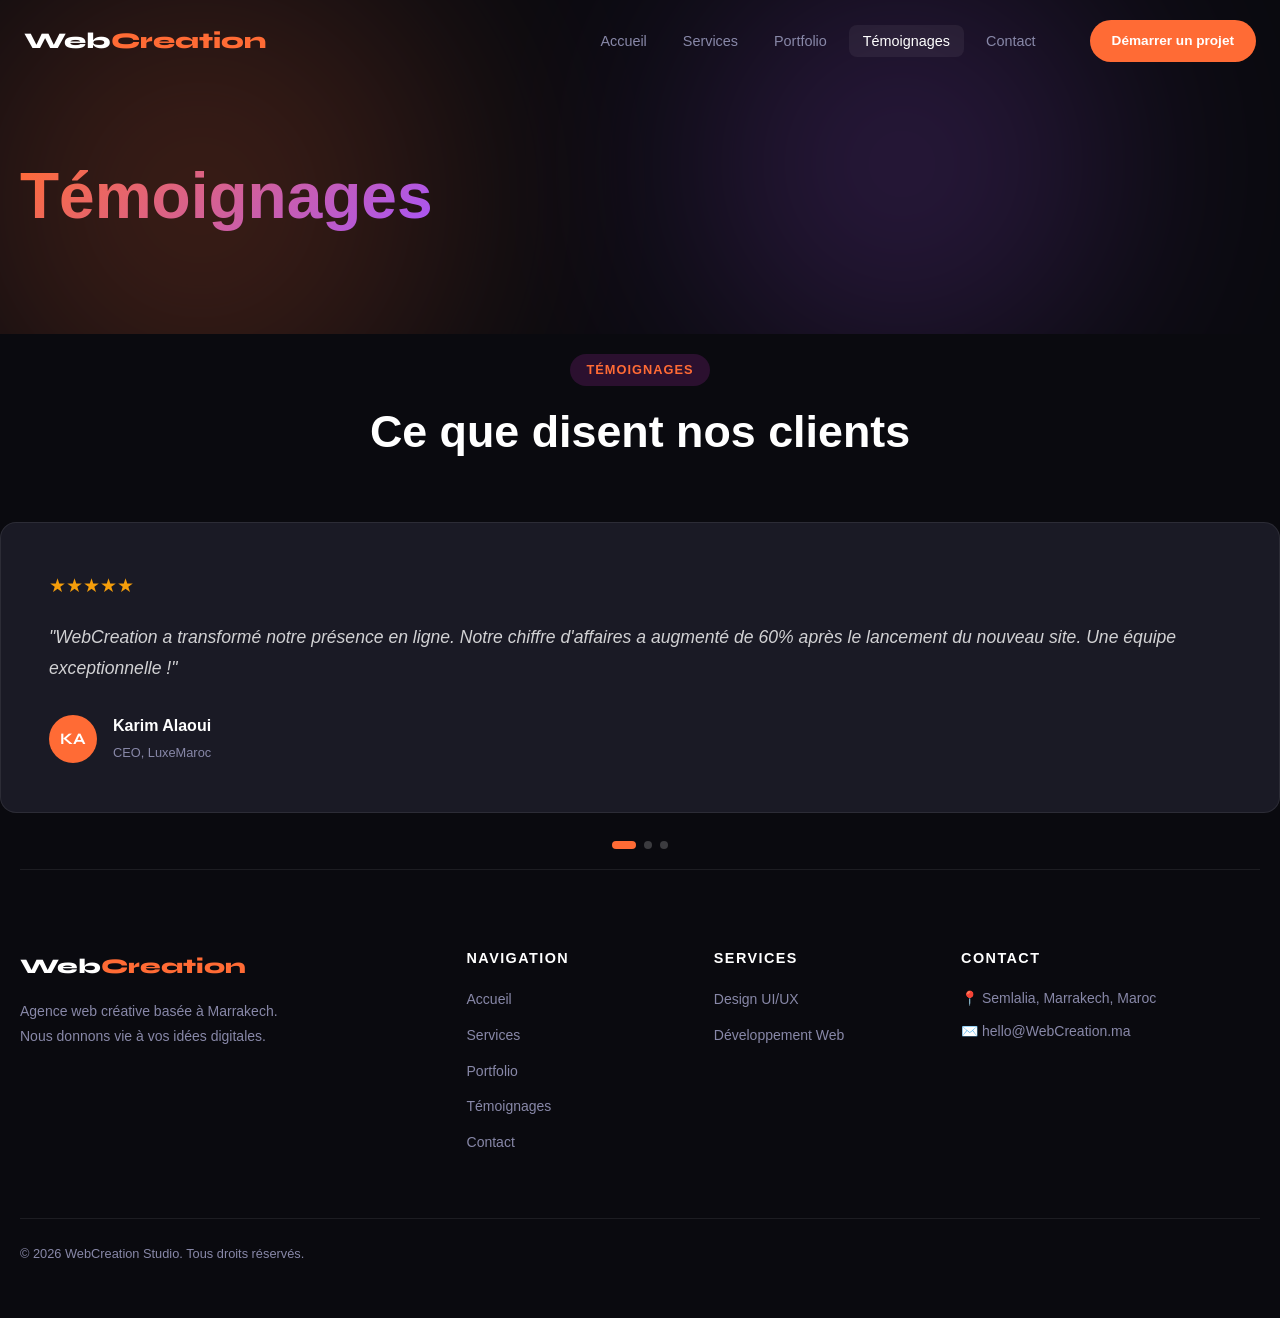
<file: temoignage.html>
<!DOCTYPE html>
<html lang="fr">
<head>
  <meta charset="UTF-8" />
  <meta name="viewport" content="width=device-width, initial-scale=1.0"/>
  <title>Notre Équipe – WebCreation Studio</title>
  <link rel="stylesheet" href="style.css"/>
  <link href="https://fonts.googleapis.com/css2?family=Syne:wght@400;600;700;800&family=DM+Sans:ital,wght@0,300;0,400;0,500;1,300&display=swap" rel="stylesheet"/>
</head>
<body>

<nav id="navbar">
  <div class="nav-inner">
    <a href="index.html" class="logo">Web<span>Creation</span></a>
    <button class="burger" id="burger" aria-label="Menu">
      <span></span><span></span><span></span>
    </button>
    <ul class="nav-links" id="nav-links">
      <li><a href="index.html">Accueil</a></li>
      <li><a href="services.html">Services</a></li>
      <li><a href="portfolio.html">Portfolio</a></li>
      <li><a href="temoignage.html" class="active">Témoignages</a></li>
      <li><a href="contact.html">Contact</a></li>
    </ul>
    <a href="contact.html" class="nav-cta">Démarrer un projet</a>
  </div>
</nav>

<!-- PAGE HERO -->
<section class="page-hero">
  <div class="page-hero-bg">
    <div class="blob blob1"></div>
    <div class="blob blob2"></div>
  </div>
  <div class="container">
    <div class="page-hero-content">
      
      <h1><span class="gradient-text">Témoignages</span></h1>
      
    </div>
  </div>
</section>

<!-- Témoignages -->
<section class="testimonials section-pad dark-section">
  <div class="container">
    <div class="section-header light">
      <div class="section-tag">Témoignages</div>
      <h2>Ce que disent nos clients</h2>
    </div>
    <div class="testimonial-slider" id="testimonialSlider">
      <div class="testimonial-track" id="testimonialTrack">
        <div class="testimonial-card">
          <div class="stars">★★★★★</div>
          <p>"WebCreation a transformé notre présence en ligne. Notre chiffre d'affaires a augmenté de 60% après le lancement du nouveau site. Une équipe exceptionnelle !"</p>
          <div class="testimonial-author">
            <div class="author-avatar" style="background:#FF6B35">KA</div>
            <div><strong>Karim Alaoui</strong><small>CEO, LuxeMaroc</small></div>
          </div>
        </div>
        <div class="testimonial-card">
          <div class="stars">★★★★★</div>
          <p>"Professionnalisme, réactivité et créativité au rendez-vous. Le site de notre hôtel est magnifique et les réservations en ligne ont doublé !"</p>
          <div class="testimonial-author">
            <div class="author-avatar" style="background:#4ECDC4">SB</div>
            <div><strong>Sara Benjelloun</strong><small>Directrice, Hôtel Atlas</small></div>
          </div>
        </div>
        <div class="testimonial-card">
          <div class="stars">★★★★★</div>
          <p>"Leur expertise technique et leur sens du design sont remarquables. Notre application web est intuitive et nos utilisateurs l'adorent. Merci WebCreation !"</p>
          <div class="testimonial-author">
            <div class="author-avatar" style="background:#A855F7">YM</div>
            <div><strong>Youssef Mansouri</strong><small>Fondateur, TechStart</small></div>
          </div>
        </div>
      </div>
      <div class="slider-dots" id="sliderDots">
        <button class="dot active" data-index="0"></button>
        <button class="dot" data-index="1"></button>
        <button class="dot" data-index="2"></button>
      </div>
    </div>
  </div>
</section>






<footer class="footer">
  <div class="container">
    <div class="footer-grid">
      <div class="footer-brand">
        <a href="index.html" class="logo">Web<span>Creation</span></a>
        <p>Agence web créative basée à Marrakech. Nous donnons vie à vos idées digitales.</p>
      </div>
      <div class="footer-nav">
        <h5>Navigation</h5>
        <ul>
          <li><a href="index.html">Accueil</a></li>
          <li><a href="services.html">Services</a></li>
          <li><a href="portfolio.html">Portfolio</a></li>
          <li><a href="temoignage.html">Témoignages</a></li>
          <li><a href="contact.html">Contact</a></li>
        </ul>
      </div>
      <div class="footer-nav">
        <h5>Services</h5>
        <ul>
          <li><a href="services.html">Design UI/UX</a></li>
          <li><a href="services.html">Développement Web</a></li>
          
        </ul>
      </div>
      <div class="footer-contact">
        <h5>Contact</h5>
        <p>📍 Semlalia, Marrakech, Maroc</p>
        
        <p>✉️ hello@WebCreation.ma</p>
      </div>
    </div>
    <div class="footer-bottom">
      <p> &copy; 2026 WebCreation Studio. Tous droits réservés.</p>
      
    </div>
  </div>
</footer>

<script src="main.js"></script>
</body>
</html>
</file>
<file: style.css>
/* ───────────────── Hanane Choukri ──────────────────────────── */

*, *::before, *::after { box-sizing: border-box; margin:0; padding: 0; }
html { scroll-behavior: smooth; font-size: 16px; }
body {
  font-family: Verdana, sans-serif;
  background: #0a0a0f;
  color: #e8e8f0;
  overflow-x: hidden;
  line-height: 1.6;
}
a { text-decoration: none; color: inherit; }
ul { list-style: none; }
img { max-width: 100%; display: block; }
button { cursor: pointer; font-family: inherit; border: none; background: none; }

/* ── CUSTOM PROPERTIES ────────────────────────────────────── */
:root {
  --orange: #FF6B35;
  --teal: #4ECDC4;
  --purple: #A855F7;
  --gold: #F59E0B;
  --dark: #0a0a0f;
  --dark2: #111118;
  --dark3: #16161f;
  --surface: #1a1a25;
  --surface2: #22222f;
  --border: rgba(255,255,255,0.08);
  --text: #e8e8f0;
  --muted: #8888a8;
  --radius: 16px;
  --radius-sm: 8px;
  --shadow: 0 20px 60px rgba(0,0,0,0.4);
  --transition: 0.3s cubic-bezier(0.4, 0, 0.2, 1);
}

/* ── TYPOGRAPHY ───────────────────────────────────────────── */
h1, h2, h3, h4, h5 { font-family: Verdana, sans-serif; line-height: 1.15; }
h1 { font-size: clamp(2.4rem, 5vw, 4.5rem); font-weight: 800; }
h2 { font-size: clamp(1.8rem, 3.5vw, 3rem); font-weight: 700; }
h3 { font-size: clamp(1.2rem, 2vw, 1.6rem); font-weight: 700; }
h4 { font-size: 1.15rem; font-weight: 600; }
p { color: var(--muted); line-height: 1.75; }
.gradient-text {
  background: linear-gradient(135deg, var(--orange) 0%, var(--purple) 100%);
  -webkit-background-clip: text; -webkit-text-fill-color: transparent;
  background-clip: text;
}

/* ── SECTION HEADER ───────────────────────────────────────── */
.section-header { text-align: center; max-width: 640px; margin: 0 auto 64px; padding-top:20px ;}
.section-header p { margin-top: 16px; font-size: 1.05rem; }
.section-header.light h2 { color: #fff; }
.section-header.light p { color: rgba(255,255,255,0.6); }
.section-tag {
  display: inline-block;
  background: rgba(252, 53, 255, 0.132);
  color: var(--orange);
  border: 1px solid --rgba(255,107,53,0.3);
  padding: 6px 16px;
  border-radius: 100px;
  font-size: 0.8rem;
  font-weight: 600;
  letter-spacing: 0.08em;
  text-transform: uppercase;
  margin-bottom: 20px;
}

/* ── BUTTONS ──────────────────────────────────────────────── */
.btn-primary {
  display: inline-flex; align-items: center; gap: 8px;
  background: linear-gradient(135deg, var(--orange), #e804e4);
  color: #fff;
  padding: 14px 32px;
  border-radius: 100px;
  font-weight: 600;
  font-size: 0.95rem;
  transition: var(--transition);
  box-shadow: 0 4px 24px rgba(255, 53, 198, 0.132);
}
.btn-primary:hover { transform: translateY(-2px); box-shadow: 0 8px 32px rgba(255, 53, 225, 0.135); }
.btn-primary.large { padding: 18px 40px; font-size: 1.05rem; }
.btn-ghost-white {
  display: inline-flex; align-items: center;
  color: #fff;
  padding: 14px 28px;
  border-radius: 100px;
  border: 1px solid rgba(255,255,255,0.3);
  font-weight: 500;
  transition: var(--transition);
  font-family: inherit;
  font-size: 0.95rem;
}
.btn-ghost-white:hover { background: rgba(255,255,255,0.1); }

/* ── NAVBAR ───────────────────────────────────────────────── */
#navbar {
  position: fixed; top: 0; left: 0; right: 0; z-index: 1000;
  padding: 0 24px;
  transition: var(--transition);
}
#navbar.scrolled {
  background: rgba(10,10,15,0.95);
  backdrop-filter: blur(20px);
  border-bottom: 1px solid var(--border);
  box-shadow: 0 4px 30px rgba(0,0,0,0.3);
}
.nav-inner {
  max-width: 1240px; margin: 0 auto;
  display: flex; align-items: center; gap: 40px;
  padding: 20px 0;
}
.logo {
  font-family: 'Syne', sans-serif;
  font-weight: 800; font-size: 1.4rem;
  color: #fff;
  flex-shrink: 0;
}
.logo span { color: var(--orange); }
.nav-links {
  display: flex; gap: 8px; align-items: center; margin-left: auto;
}
.nav-links a {
  color: var(--muted); font-weight: 500; font-size: 0.9rem;
  padding: 8px 14px; border-radius: 8px;
  transition: var(--transition);
}
.nav-links a:hover, .nav-links a.active {
  color: #fff; background: rgba(255,255,255,0.06);
}
.nav-cta {
  background: var(--orange);
  color: #fff; font-weight: 600; font-size: 0.85rem;
  padding: 10px 22px; border-radius: 100px;
  transition: var(--transition); flex-shrink: 0;
}
.nav-cta:hover { background: #c204e8; transform: translateY(-1px); }

.burger {
  display: none; flex-direction: column; gap: 5px;
  width: 32px; padding: 4px; margin-left: auto;
}
.burger span {
  display: block; height: 2px; width: 100%;
  background: #fff; border-radius: 2px;
  transition: var(--transition);
}
.burger.open span:nth-child(1) { transform: translateY(7px) rotate(45deg); }
.burger.open span:nth-child(2) { opacity: 0; }
.burger.open span:nth-child(3) { transform: translateY(-7px) rotate(-45deg); }





/* ──────────────────────── Hiba Feriati ─────────────────────────── */

/* ── HERO ─────────────────────────────────────────────────── */
.hero {
  font-family: Verdana, Geneva, Tahoma, sans-serif;
  min-height: 100vh;
  display: grid; grid-template-columns: 1fr 1fr;
  align-items: center; gap: 60px;
  padding: 140px 80px 80px;
  max-width: 1400px; margin: 0 auto;
  position: relative; overflow: hidden;
}
.hero-bg {
  position: absolute; inset: 0; z-index: -1; overflow: hidden;
}
.blob {
  position: absolute; border-radius: 50%;
  filter: blur(100px); opacity: 0.25; animation: blobPulse 8s ease-in-out infinite;
}
.blob1 {
  width: 600px; height: 600px;
  background: radial-gradient(circle, var(--orange), transparent);
  top: -100px; left: -100px;
}
.blob2 {
  width: 500px; height: 500px;
  background: radial-gradient(circle, var(--purple), transparent);
  bottom: -80px; right: 10%;
  animation-delay: -4s;
}
.grid-lines {
  position: absolute; inset: 0;
  background-image:
    linear-gradient(rgba(255,255,255,0.02) 1px, transparent 1px),
    linear-gradient(90deg, rgba(255,255,255,0.02) 1px, transparent 1px);
  background-size: 60px 60px;
}
.hero-badge {
  display: inline-flex; align-items: center; gap: 8px;
  background: rgba(255,255,255,0.06); border: 1px solid var(--border);
  color: var(--muted); padding: 8px 16px; border-radius: 100px;
  font-size: 0.82rem; font-weight: 500;
  margin-bottom: 28px; animation: fadeInUp 0.6s ease both;
}
.hero-title {
  color: #fff; margin-bottom: 20px;
  animation: fadeInUp 0.6s ease 0.1s both;
}
.hero-sub {
  font-size: 1.1rem; max-width: 480px; margin-bottom: 36px;
  animation: fadeInUp 0.6s ease 0.2s both;
}
.hero-btns {
  display: flex; gap: 16px; flex-wrap: wrap;
  animation: fadeInUp 0.6s ease 0.3s both;
  margin-bottom: 56px;
}
.hero-stats {
  display: flex; gap: 32px; align-items: center; flex-wrap: wrap;
  animation: fadeInUp 0.6s ease 0.4s both;
}
.stat strong { display: block; font-family: 'Syne', sans-serif; font-size: 1.8rem; font-weight: 800; color: #fff; }
.stat span { font-size: 0.82rem; color: var(--muted); }
.stat-divider { width: 1px; height: 40px; background: var(--border); }

/* ── SERVICES PREVIEW ─────────────────────────────────────── */
.services-grid {
  display: grid; grid-template-columns: repeat(4, 1fr); gap: 24px;
}
.service-card {
  background: var(--surface);
  border: 1px solid var(--border);
  border-radius: var(--radius);
  padding: 32px 28px;
  transition: var(--transition);
  position: relative; overflow: hidden;
  margin: 15px;
  align-content: center;
  align-items: center;
}
.service-card::before {
  content: attr(data-index);
  position: absolute; top: 16px; right: 20px;
  font-family: 'Syne', sans-serif; font-size: 3.5rem; font-weight: 800;
  color: rgba(255,255,255,0.03); line-height: 1;
}
.service-card:hover {
  transform: translateY(-8px);
  border-color: rgba(231, 53, 255, 0.135);
  box-shadow: 0 20px 60px rgba(235, 53, 255, 0.137);
}
.service-icon {
  font-size: 2rem; color: var(--orange);
  margin-bottom: 20px; display: block;
}
.service-card h3 { color: #fff; margin-bottom: 12px; font-size: 1.15rem; }
.service-card p { font-size: 0.9rem; margin-bottom: 20px; }
.card-link {
  color: var(--orange); font-size: 0.85rem; font-weight: 600;
  transition: gap var(--transition);
  display: inline-flex; align-items: center; gap: 4px;
}
.card-link:hover { gap: 100px; }

/* ── PROCESS ──────────────────────────────────────────────── */
.process-steps {
  display: flex; align-items: center; gap: 0; flex-wrap: wrap;
  justify-content: center;
}
.process-step {
  text-align: center; flex: 1; min-width: 160px; max-width: 220px; padding: 16px;
}
.step-num {
  font-family: 'Syne', sans-serif; font-size: 3rem; font-weight: 800;
  color: var(--orange); opacity: 0.5; line-height: 1; margin-bottom: 12px;
}
.process-step h4 { color: #fff; margin-bottom: 8px; }
.process-step p { font-size: 0.875rem; }
.process-arrow { font-size: 1.5rem; color: var(--border); padding: 0 8px; }

/* ── TESTIMONIALS PAGE ─────────────────────────────────────────── */
.testimonial-slider { position: relative; overflow: hidden; }
.testimonial-track {
  display: flex; transition: transform 0.5s cubic-bezier(0.4,0,0.2,1);
  will-change: transform;
}
.testimonial-card {
  min-width: 100%; padding: 48px;
  background: var(--surface); border-radius: var(--radius);
  border: 1px solid var(--border);
}
.stars { color: var(--gold); font-size: 1.2rem; margin-bottom: 20px; }
.testimonial-card p {
  font-size: 1.1rem; color: rgba(255,255,255,0.8);
  font-style: italic; line-height: 1.8; margin-bottom: 28px;
}
.testimonial-author { display: flex; align-items: center; gap: 16px; }
.author-avatar {
  width: 48px; height: 48px; border-radius: 50%;
  display: flex; align-items: center; justify-content: center;
  font-weight: 700; font-family: 'Syne', sans-serif; color: #fff;
}
.testimonial-author strong { display: block; color: #fff; }
.testimonial-author small { color: var(--muted); font-size: 0.8rem; }
.slider-dots {
  display: flex; justify-content: center; gap: 8px; margin-top: 28px;
}
.slider-dots .dot {
  width: 8px; height: 8px; border-radius: 50%;
  background: rgba(255,255,255,0.2); transition: var(--transition);
}
.slider-dots .dot.active { background: var(--orange); width: 24px; border-radius: 4px; }

/* ── CTA BAND ─────────────────────────────────────────────── */
.cta-band {
  background: linear-gradient(135deg, var(--orange) 0%, #c2410c 100%);
  padding: 80px 6px;
}
.cta-inner {
  display: flex; align-items: center; justify-content: space-between;
  gap: 32px; flex-wrap: wrap;
  margin: 20px;
}
.cta-inner h2 { color: #fff; }
.cta-inner p { color: rgba(255,255,255,0.8); margin-top: 8px; }
.cta-band .btn-primary {
  background: #fff; color: var(--orange);
  box-shadow: 0 4px 24px rgba(0,0,0,0.2);
}
.cta-band .btn-primary:hover { background: #f5f5f5; }

/* ── FOOTER ───────────────────────────────────────────────── */
.footer { background: var(--dark); border-top: 1px solid var(--border); padding: 80px 0 32px;
 margin: 20px;}
.footer-grid {
  display: grid; grid-template-columns: 2fr 1fr 1fr 1.5fr; gap: 48px; margin-bottom: 64px;
}
.footer-brand .logo { font-size: 1.3rem; margin-bottom: 16px; display: block; }
.footer-brand p { font-size: 0.875rem; max-width: 260px; }
.footer-nav h5 { color: #fff; margin-bottom: 20px; font-size: 0.9rem; text-transform: uppercase; letter-spacing: 0.1em; }
.footer-nav li + li { margin-top: 10px; }
.footer-nav a { color: var(--muted); font-size: 0.875rem; transition: var(--transition); }
.footer-nav a:hover { color: var(--orange); }
.footer-contact h5 { color: #fff; margin-bottom: 20px; font-size: 0.9rem; text-transform: uppercase; letter-spacing: 0.1em; }
.footer-contact p { font-size: 0.875rem; margin-bottom: 8px; }
.footer-bottom {
  border-top: 1px solid var(--border); padding-top: 24px;
  display: flex; justify-content: space-between; align-items: center; flex-wrap: wrap; gap: 12px;
}
.footer-bottom p { font-size: 0.8rem; }





/*---------------------------------------------------------------------------------------------------------------------*/
/*__________________________________________PARTIE 3 CSS , KHADIJA ELHIMER_________________________________________*/
/*----------------------------------------------------------------------------------------------------------------------*/
/* ── PAGE HERO ────────────────────────────────────────────── */
.page-hero {
  padding: 140px 0 80px;
  position: relative; overflow: hidden; 
}
.page-hero-bg { position: absolute; inset: 0; z-index: 0; }
.page-hero .container { position: relative; z-index: 1; margin: 20px;}
.page-hero-content { max-width: 640px; }
.page-hero-content h1 { color: #fff; margin-bottom: 16px; }
.page-hero-content .section-tag { display: block; margin-bottom: 16px; }

/* ── SERVICES PAGE ────────────────────────────────────────── */
.services-list { display: flex; flex-direction: column; gap: 100px; }
.service-block {
  display: grid; grid-template-columns: 1fr 1.5fr; gap: 80px; align-items: center; margin:20px ;
}
.service-block.reverse { direction: rtl; }
.service-block.reverse > * { direction: ltr; }
.service-block-visual {
  background: var(--surface);
  border: 1px solid var(--border);
  border-radius: var(--radius);
  aspect-ratio: 4/3;
  display: flex; align-items: center; justify-content: center;
  position: relative; overflow: hidden;
  transition: var(--transition);
}
.service-block-visual:hover { border-color: var(--accent); }
.service-block-img {
  font-size: 5rem; color: var(--accent, var(--orange));
  z-index: 1; position: relative;
  animation: float 4s ease-in-out infinite;
}
.service-block-deco {
  position: absolute; inset: -50%;
  background: radial-gradient(circle at center, var(--accent, var(--orange)) 0%, transparent 70%);
  opacity: 0.08;
}
.service-num {
  font-family: 'Syne', sans-serif; font-size: 4rem; font-weight: 800;
  color: rgba(255,255,255,0.06); display: block; line-height: 1; margin-bottom: -8px;
}
.service-block-content h2 { color: #fff; margin-bottom: 16px; }
.service-block-content p { margin-bottom: 24px; font-size: 1.05rem; }
.service-features { margin-bottom: 32px; display: flex; flex-direction: column; gap: 10px; }
.service-features li { color: var(--muted); font-size: 0.9rem; }
.service-features li::before { margin-right: 4px; }

/* PRICING */
.pricing-grid { display: grid; grid-template-columns: repeat(3,1fr); gap: 24px; margin: 20px;}
.pricing-card {
  background: var(--surface);
  border: 1px solid var(--border);
  border-radius: var(--radius);
  padding: 40px 32px;
  position: relative; overflow: hidden;
  transition: var(--transition);
}
.pricing-card.featured {
  border-color: var(--orange);
  background: linear-gradient(135deg, rgba(252, 53, 255, 0.137), var(--surface));
  transform: scale(1.03);
}
.pricing-card:hover:not(.featured) { border-color: rgba(255,255,255,0.2); transform: translateY(-4px); }
.pricing-badge { font-family: 'Syne', sans-serif; font-weight: 700; color: #fff; font-size: 1.1rem; margin-bottom: 8px; }
.pricing-badge-popular {
  position: absolute; top: 16px; right: 16px;
  background: var(--orange); color: #fff;
  font-size: 0.7rem; font-weight: 700; padding: 4px 12px; border-radius: 100px;
  text-transform: uppercase; letter-spacing: 0.08em;
}
.pricing-price { font-size: 1rem; color: var(--muted); margin-bottom: 28px; }
.pricing-price strong { display: block; font-family: 'Syne', sans-serif; font-size: 1.6rem; color: #fff; margin-top: 4px; }
.pricing-card ul { display: flex; flex-direction: column; gap: 12px; margin-bottom: 32px; }
.pricing-card li { font-size: 0.875rem; color: var(--muted); }
.pricing-card li:has(✗) { opacity: 0.4; }

/* FAQ */
.faq-list { max-width: 760px; margin: 0 auto; display: flex; flex-direction: column; gap: 12px;
padding-bottom:20px ; }
.faq-item {
  background: var(--surface);
  border: 1px solid var(--border);
  border-radius: var(--radius-sm);
  overflow: hidden;
}
.faq-question {
  width: 100%; text-align: left; padding: 20px 24px;
  color: #fff; font-weight: 600; font-size: 0.95rem;
  display: flex; justify-content: space-between; align-items: center; gap: 16px;
  transition: var(--transition);
}
.faq-question:hover { background: rgba(255,255,255,0.03); }
.faq-icon {
  font-size: 1.3rem; color: var(--orange);
  transition: transform var(--transition); flex-shrink: 0;
}
.faq-item.open .faq-icon { transform: rotate(45deg); }
.faq-answer {
  max-height: 0; overflow: hidden;
  transition: max-height 0.4s cubic-bezier(0.4,0,0.2,1), padding 0.3s;
  padding: 0 24px;
}
.faq-item.open .faq-answer { max-height: 200px; padding: 0 24px 20px; }
.faq-answer p { font-size: 0.9rem; }

/* ── PORTFOLIO PAGE ───────────────────────────────────────── */
.portfolio-filters {
  display: flex; gap: 8px; flex-wrap: wrap;
  margin-bottom: 48px; justify-content: center;
}
.filter-btn {
  padding: 10px 22px; border-radius: 100px;
  border: 1px solid var(--border);
  color: var(--muted); font-size: 0.875rem; font-weight: 500;
  transition: var(--transition);
}
.filter-btn:hover, .filter-btn.active {
  background: var(--orange); color: #fff; border-color: var(--orange);
}
.portfolio-grid {
  display: grid; grid-template-columns: repeat(3, 1fr); gap: 28px;
}
.port-card {
  background: var(--surface);
  border: 1px solid var(--border);
  border-radius: var(--radius);
  overflow: hidden;
  transition: var(--transition);
  cursor: pointer;
}
.port-card:hover { transform: translateY(-6px); border-color: rgba(255,255,255,0.15); box-shadow: var(--shadow); }
.port-card.hidden { display: none; }
.port-visual { height: 200px; position: relative; overflow: hidden; }
.port-visual-inner { padding: 16px; height: 100%; display: flex; flex-direction: column; gap: 10px; }
.pv-nav { height: 18px; background: rgba(255,255,255,0.15); border-radius: 4px; }
.pv-hero { flex: 1; border-radius: 8px; background: rgba(255,255,255,0.1); }
.pv-grid { display: grid; grid-template-columns: repeat(3,1fr); gap: 6px; }
.pv-grid div { height: 30px; background: rgba(255,255,255,0.12); border-radius: 4px; }
.port-info { padding: 24px; }
.port-cat {
  font-size: 0.72rem; font-weight: 700; text-transform: uppercase; letter-spacing: 0.1em;
  color: var(--orange); margin-bottom: 8px; display: block;
}
.port-info h3 { color: #fff; margin-bottom: 8px; font-size: 1.1rem; }
.port-info p { font-size: 0.875rem; margin-bottom: 16px; }
.port-link { color: var(--orange); font-size: 0.85rem; font-weight: 600; transition: gap var(--transition); display: inline-flex; gap: 4px; }
.port-link:hover { gap: 8px; }

/* STATS */
.stats-grid { display: grid; grid-template-columns: repeat(4,1fr); gap: 32px; text-align: center; }
.stat-num {
  font-family: 'Syne', sans-serif; font-size: 3.5rem; font-weight: 800;
  color: var(--orange); line-height: 1; margin-bottom: 8px;
}
.stat-num::after { content: '+'; font-size: 2rem; }
.stat-block:nth-child(2) .stat-num::after { content: '%'; font-size: 2rem; }
.stat-block:nth-child(3) .stat-num::after { content: ' ans'; font-size: 1.5rem; }
.stat-block:nth-child(4) .stat-num::after { content: ''; }
.stat-label { color: rgba(255,255,255,0.6); font-size: 0.9rem; }


/* ── CONTACT PAGE ─────────────────────────────────────────── */
.contact-section {margin: 20px;}
.contact-grid { display: grid; grid-template-columns: 1.4fr 1fr; gap: 60px; }
.contact-form-wrap h2 { color: #fff; margin-bottom: 8px; }
.contact-form-wrap > p { margin-bottom: 36px; }

.contact-form { display: flex; flex-direction: column; gap: 20px; }
.form-row { display: grid; grid-template-columns: 1fr 1fr; gap: 16px; }
.form-group { display: flex; flex-direction: column; gap: 6px; position: relative; }
label { font-size: 0.85rem; font-weight: 600; color: rgba(255,255,255,0.7); }
input, select, textarea {
  background: var(--surface);
  border: 1.5px solid var(--border);
  border-radius: var(--radius-sm);
  color: #fff; font-family: 'DM Sans', sans-serif;
  font-size: 0.9rem; padding: 12px 16px;
  transition: var(--transition); outline: none;
  width: 100%;
}
input::placeholder, textarea::placeholder { color: rgba(255,255,255,0.25); }
input:focus, select:focus, textarea:focus {
  border-color: var(--orange);
  box-shadow: 0 0 0 3px rgba(255,107,53,0.12);
}
select { cursor: pointer; }
select option { background: var(--dark2); }
textarea { resize: vertical; min-height: 120px; }
.form-error { color: #ef4444; font-size: 0.75rem; min-height: 16px; }
.char-count { font-size: 0.72rem; color: var(--muted); text-align: right; }
input.error, select.error, textarea.error { border-color: #ef4444; }

.checkbox-group { flex-direction: row !important; align-items: flex-start; gap: 0 !important; flex-wrap: wrap; }
.checkbox-label {
  display: flex; align-items: flex-start; gap: 10px; cursor: pointer;
  font-size: 0.85rem; color: var(--muted); line-height: 1.5;
}
.checkbox-label input[type="checkbox"] { display: none; }
.checkmark {
  width: 18px; height: 18px; border-radius: 4px;
  border: 1.5px solid var(--border);
  background: var(--surface);
  flex-shrink: 0; position: relative; top: 1px;
  transition: var(--transition);
}
.checkbox-label input:checked ~ .checkmark {
  background: var(--orange); border-color: var(--orange);
}
.checkbox-label input:checked ~ .checkmark::after {
  content: '✓'; position: absolute; top: -1px; left: 2px;
  font-size: 0.75rem; color: #fff;
}
#consentError { flex-basis: 100%; }

.submit-btn { position: relative; justify-content: center; }
.btn-spinner { display: none; animation: spin 0.8s linear infinite; font-size: 1.1rem; }
.submit-btn.loading .btn-text { opacity: 0; }
.submit-btn.loading .btn-spinner { display: inline; }
@keyframes spin { to { transform: rotate(360deg); } }

.form-success {
  display: none; text-align: center; padding: 60px 32px;
  background: var(--surface); border: 1px solid var(--border);
  border-radius: var(--radius);
}
.form-success.show { display: block; }
.success-icon {
  width: 70px; height: 70px; border-radius: 50%;
  background: #10b981; color: #fff;
  font-size: 2rem; display: flex; align-items: center; justify-content: center;
  margin: 0 auto 20px;
}
.form-success h3 { color: #fff; margin-bottom: 12px; }
.form-success p { margin-bottom: 28px; }

.contact-info { display: flex; flex-direction: column; gap: 20px; }
.contact-info-card {
  background: var(--surface); border: 1px solid var(--border);
  border-radius: var(--radius); padding: 32px;
}
.contact-info-card h3 { color: #fff; margin-bottom: 24px; font-size: 1.15rem; }
.why-grid { display: grid; grid-template-columns: repeat(4,1fr); gap: 28px; text-align: center; }
.why-item { padding: 32px 20px; }
.why-icon { font-size: 2.5rem; margin-bottom: 16px; }
.why-item h4 { color: #fff; margin-bottom: 10px; }
.why-item p { font-size: 0.875rem; }

/* ── ANIMATIONS ───────────────────────────────────────────── */
@keyframes fadeInUp {
  from { opacity: 0; transform: translateY(24px); }
  to { opacity: 1; transform: translateY(0); }
}

.reveal {
  opacity: 0; transform: translateY(32px);
  transition: opacity 0.7s ease, transform 0.7s ease;
}
.reveal.visible { opacity: 1; transform: translateY(0); }

/* ── RESPONSIVE ───────────────────────────────────────────── */
@media (max-width: 1100px) {
  .hero { grid-template-columns: 1fr; padding: 140px 40px 80px; text-align: center; }
  .hero-btns { justify-content: center; }
  .hero-stats { justify-content: center; }
  .services-grid { grid-template-columns: repeat(2,1fr); }
  .footer-grid { grid-template-columns: repeat(2,1fr); }
  .service-block { grid-template-columns: 1fr; gap: 40px; }
  .service-block.reverse { direction: ltr; }
}

@media (max-width: 900px) {
  .portfolio-grid { grid-template-columns: repeat(2,1fr); }
  
  .values-grid { grid-template-columns: repeat(2,1fr); }
  .pricing-grid { grid-template-columns: 1fr; }
  .pricing-card.featured { transform: none; }
  .stats-grid { grid-template-columns: repeat(2,1fr); }
  .why-grid { grid-template-columns: repeat(2,1fr); }
  .contact-grid { grid-template-columns: 1fr; }
  .job-cards { grid-template-columns: 1fr; }
}

@media (max-width: 768px) {
  .burger { display: flex; }
  .nav-links {
    position: fixed; top: 0; left: 0; right: 0;
    background: rgba(10,10,15,0.98); backdrop-filter: blur(20px);
    flex-direction: column; gap: 4px;
    padding: 90px 24px 40px;
    transform: translateX(-100%); transition: transform var(--transition);
    z-index: 999;
  }
  .nav-links.open { transform: translateX(0); }
  .nav-links a { font-size: 1.3rem; padding: 14px 0; }
  .nav-cta { display: none; }
  .hero { padding: 120px 0 64px; }
  .process-steps { flex-direction: column; align-items: center; }
  .process-arrow { transform: rotate(90deg); }
  .portfolio-grid { grid-template-columns: 1fr; }
  .values-grid { grid-template-columns: 1fr; }
  .stats-grid { grid-template-columns: repeat(2,1fr); gap: 20px; }
  .why-grid { grid-template-columns: 1fr; }
  .footer-grid { grid-template-columns: 1fr; gap: 32px; }
  .footer-bottom { flex-direction: column; text-align: center; }
  .cta-inner { flex-direction: column; text-align: center; }
  .form-row { grid-template-columns: 1fr; }
  .testimonial-card { padding: 28px; }
  .budget-options { flex-direction: column; }
  
}

@media (max-width: 480px) {
  .container { padding: 0 16px; }
  h1 { font-size: 2rem; }
  .hero-btns { flex-direction: column; align-items: stretch; }
  .hero-btns a { text-align: center; justify-content: center; }
  .stats-grid { grid-template-columns: 1fr; }
}
</file>
